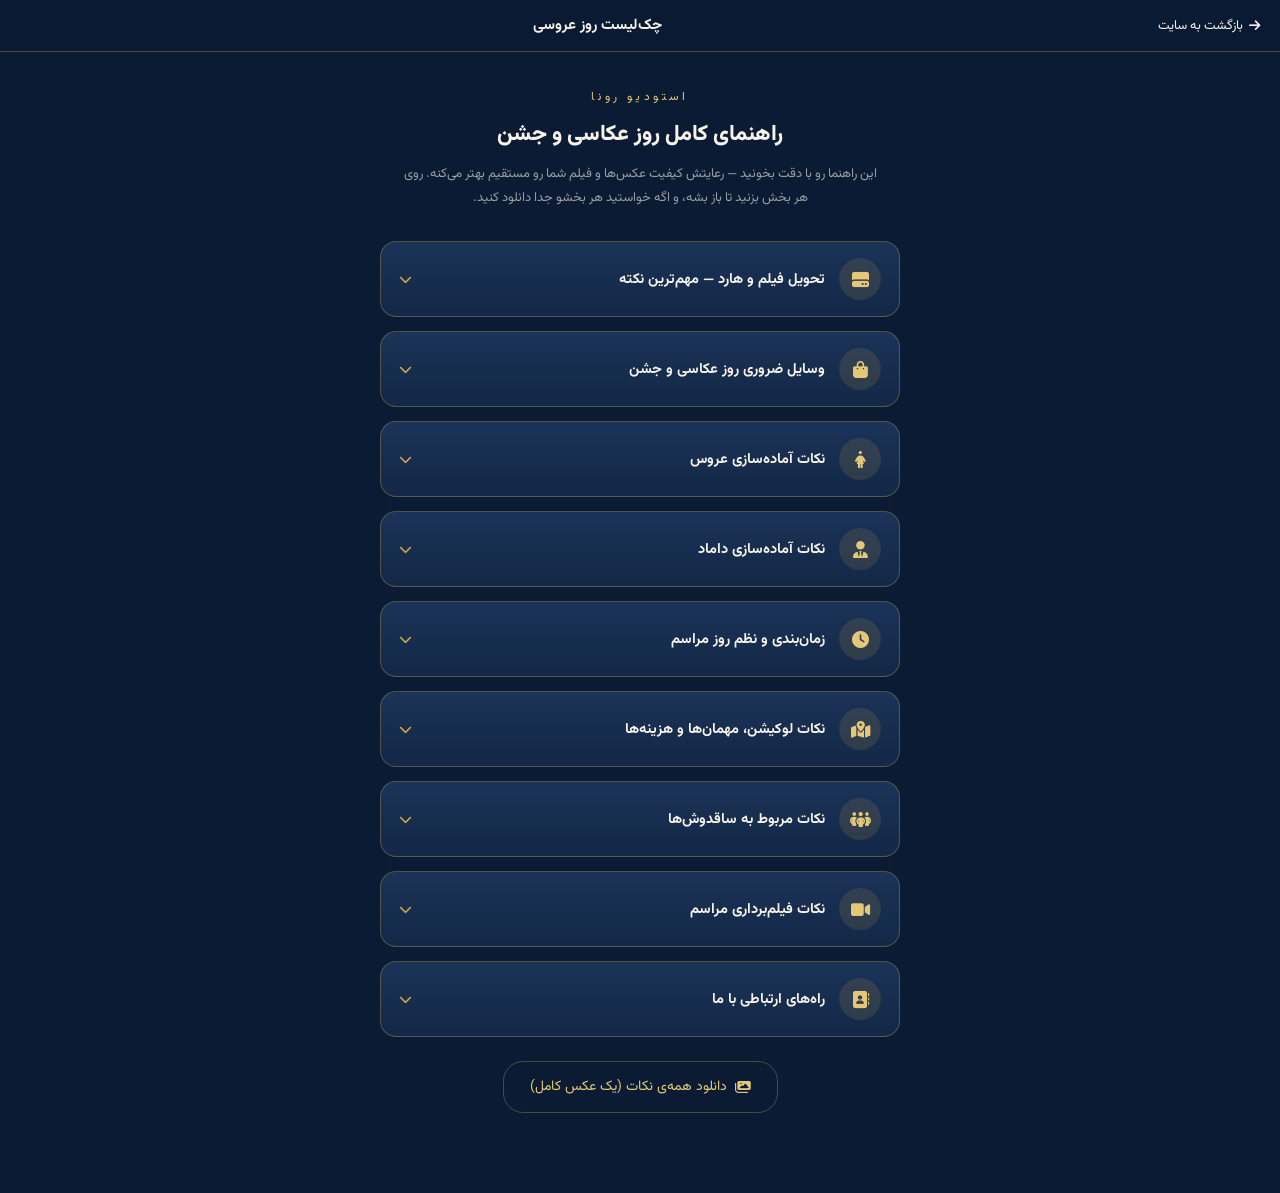
<file: checklist.html>
<!DOCTYPE html>
<html lang="fa" dir="rtl">

<head>
<meta charset="UTF-8">
<meta name="viewport" content="width=device-width, initial-scale=1.0">
<title>چک‌لیست روز عروسی | استودیو رونا</title>

<link href="https://fonts.googleapis.com/css2?family=Vazirmatn:wght@300;400;500;600;700;800&display=swap" rel="stylesheet">
<link rel="stylesheet" href="https://cdnjs.cloudflare.com/ajax/libs/font-awesome/6.5.1/css/all.min.css">

<style>
:root{
  --navy-deep:#0B1B33; --navy-mid:#132846; --navy-soft:#1B3358;
  --gold:#C9A24B; --gold-bright:#E4C878; --cream:#F7F3EA;
  --line: rgba(201,162,75,.35); --font:"Vazirmatn", sans-serif;
}
*{ box-sizing:border-box; margin:0; padding:0; }
body{
  font-family:var(--font); background:var(--navy-deep); color:var(--cream);
  min-height:100vh; padding-bottom:60px;
}
.topbar{
  position:sticky; top:0; z-index:20;
  background:rgba(11,27,51,.92); backdrop-filter:blur(6px);
  border-bottom:1px solid var(--line);
  padding:14px 20px; display:flex; align-items:center; justify-content:space-between;
}
.topbar a{ color:var(--cream); text-decoration:none; font-size:13px; display:flex; align-items:center; gap:6px; }
.topbar h1{ font-size:15px; font-weight:700; }

.hero-text{ text-align:center; padding:34px 22px 10px; max-width:520px; margin:0 auto; }
.hero-text .eyebrow{ font-size:12px; letter-spacing:.3em; color:var(--gold-bright); margin-bottom:8px; }
.hero-text h2{ font-size:22px; font-weight:800; margin-bottom:10px; }
.hero-text p{ font-size:13px; color:rgba(247,243,234,.6); line-height:1.9; }

.wrap{ max-width:560px; margin:0 auto; padding:20px; display:flex; flex-direction:column; gap:14px; }

.card{
  background:linear-gradient(180deg, var(--navy-soft), var(--navy-mid));
  border:1px solid var(--line); border-radius:16px; overflow:hidden;
  opacity:0; transform:translateY(18px);
  transition:opacity .5s ease, transform .5s ease;
}
.card.in-view{ opacity:1; transform:none; }

.card-head{
  display:flex; align-items:center; gap:14px; padding:16px 18px; cursor:pointer;
  -webkit-tap-highlight-color:transparent;
}
.card-icon{
  width:42px; height:42px; border-radius:50%; flex-shrink:0;
  background:rgba(201,162,75,.14); display:flex; align-items:center; justify-content:center;
  color:var(--gold-bright); font-size:17px;
}
.card-title{ flex:1; font-size:14.5px; font-weight:700; }
.card-chevron{ color:var(--gold); transition:transform .35s ease; font-size:13px; }
.card.open .card-chevron{ transform:rotate(180deg); }

.card-body-wrap{ max-height:0; overflow:hidden; transition:max-height .5s ease; }
.card.open .card-body-wrap{ max-height:2000px; }

.card-body{ padding:0 18px 18px; }
.card-body ul{ list-style:none; display:flex; flex-direction:column; gap:9px; margin-bottom:14px; }
.card-body ul li{
  font-size:13.5px; line-height:1.9; color:rgba(247,243,234,.85);
  padding-right:20px; position:relative;
}
.card-body ul li::before{
  content:"◆"; position:absolute; right:0; top:2px; color:var(--gold); font-size:9px;
}
.card-body p{ font-size:13.5px; line-height:2; color:rgba(247,243,234,.85); margin-bottom:12px; }
.card-body .example{
  background:rgba(0,0,0,.18); border:1px solid var(--line); border-radius:10px;
  padding:10px 14px; font-size:13px; direction:ltr; text-align:center; margin-bottom:12px; color:var(--gold-bright);
}

.dl-btn{
  display:inline-flex; align-items:center; gap:8px;
  background:none; border:1px solid var(--line); color:var(--gold-bright);
  padding:9px 16px; border-radius:20px; font-family:var(--font); font-size:12.5px;
  cursor:pointer; transition:border-color .2s ease, background .2s ease;
}
.dl-btn:hover{ border-color:var(--gold); background:rgba(201,162,75,.1); }

@media (prefers-reduced-motion: reduce){
  .card{ transition:none; opacity:1; transform:none; }
}
</style>
</head>

<body>

<div class="topbar">
  <a href="index.html"><i class="fa-solid fa-arrow-right"></i> بازگشت به سایت</a>
  <h1>چک‌لیست روز عروسی</h1>
  <span style="width:16px"></span>
</div>

<div class="hero-text">
  <p class="eyebrow">استودیو رونا</p>
  <h2>راهنمای کامل روز عکاسی و جشن</h2>
  <p>این راهنما رو با دقت بخونید — رعایتش کیفیت عکس‌ها و فیلم شما رو مستقیم بهتر می‌کنه. روی هر بخش بزنید تا باز بشه، و اگه خواستید هر بخشو جدا دانلود کنید.</p>
</div>

<div class="wrap" id="cardsWrap"></div>

<script>
const SECTIONS = [
  {
    icon: "fa-hard-drive",
    title: "تحویل فیلم و هارد — مهم‌ترین نکته",
    items: [
      "حتماً یک هارد اکسترنال ۱ ترابایتی همراه خودتان بیاورید تا با اطمینان خاطر ۲ نسخه کپی از فیلم و عکس‌های شما موجود باشد.",
      "هارد باید خالی باشد؛ آتلیه آن را فرمت می‌کند. در صورت تحویل ندادن هارد، هیچ‌کدام از مراحل تحویل فیلم و آلبوم انجام نمی‌گردد.",
      "یک هفته قبل از مراسم، هارد بدون کیف و سیم، با برچسبِ اسم عروس و داماد، فامیل، شماره موبایل عروس (واتس‌آپ داشته باشد) و تاریخ مراسم تحویل داده شود.",
      "اگر موزیک خاصی برای کلیپ‌ها مدنظرتان هست، روی هارد کپی شود.",
      "تحویل فیلم و آلبوم در آتلیه رونا در صورت همکاری شما بین ۶ تا ۷ ماه می‌باشد."
    ],
    example: "مثال برچسب: موحد زیبا و فرزاد — ۰۹۲۱۱۰۲۷۶۴۷ — ۱۴۰۳/۱۰/۲۰"
  },
  {
    icon: "fa-bag-shopping",
    title: "وسایل ضروری روز عکاسی و جشن",
    items: [
      "حلقه‌ها و سرویس طلا",
      "دکمه سردست داماد",
      "ساعت‌ها",
      "گیفت سفره عقد",
      "کارت عروسی",
      "عطر عروس و داماد",
      "سنجاق قفلی، سوزن و نخ هم‌رنگ لباس عروس و داماد",
      "چندتا گیره سر زنانه",
      "تنقلات و آب معدنی",
      "قیچی کوچک، دستمال مرطوب",
      "لطفاً وسایل را شب قبل آماده کرده و داخل کیف بگذارید — خیلی موردی داشتیم که روز جشن پاپیون داماد گم شده، کراوات نیست، کلید ماشین عروس مفقود شده و مواردی از این دست."
    ]
  },
  {
    icon: "fa-person-dress",
    title: "نکات آماده‌سازی عروس",
    items: [
      "عروس حتماً از لباس زیر سفید استفاده کند.",
      "اگر عکاسی شما داخل عمارت است، عکاسی از مراحل آماده‌شدن شروع می‌شود؛ لباس عروس را در آرایشگاه نپوشید — لباس در لوکیشن، بعد از گرفتن عکس‌های آماده‌شدن، پوشیده می‌شود.",
      "با مزون هماهنگ شود لباس شب قبل تحویل گرفته شود، یا اگر مزون همان روز تحویل می‌دهد، سر ساعت استارت عکاسی لباس باید در لوکیشن باشد.",
      "اگر عکاسی شما داخل باغ است، لباس را در آرایشگاه بپوشید.",
      "عروس حتماً یک جفت کفش راحت همراهش باشد.",
      "یک جفت کفش سفید خوشگل و پاشنه‌بلند برای عکس و فیلم همراه داشته باشید.",
      "لباس خواب و صندل (ربدوشامبر عروس) برای گرفتن تصاویر پریودینگ همراهتان باشد."
    ]
  },
  {
    icon: "fa-user-tie",
    title: "نکات آماده‌سازی داماد",
    items: [
      "اگر کفش مشکی است، جوراب هم‌رنگ کفش بپوشید — جوراب سفید با کفش مشکی توی عکس‌ها زشت می‌شود.",
      "اگر آرایشگاه می‌روید، از آرایشگر بخواهید کرم‌پودر یا هیچ ماده آرایشی روی پوست و صورتتان نزند؛ بعداً با فتوشاپ هم درست نمی‌شود. پاکسازی پوست داماد یک هفته قبل از مراسم انجام شود.",
      "شب قبل زود بخوابید که فردا کسل نباشید.",
      "لباس و کت‌وشلوار را داخل آرایشگاه بپوشید.",
      "حتماً پول نقد همراهتان باشد؛ زمان رفتن به عابر بانک را نداریم و احتمال نیاز به آن هست."
    ]
  },
  {
    icon: "fa-clock",
    title: "زمان‌بندی و نظم روز مراسم",
    items: [
      "داماد در ساعت مقرر، به همراه دسته‌گل و ماشین عروس (که قبلاً تحویل گرفته شده) درب آرایشگاه باشد.",
      "هر نیم‌ساعت دیرآمدگی یعنی ۲ ساعت عقب‌افتادن زمان‌بندی ما — لطفاً دیر نکنید.",
      "در روز مراسم و فرمالیته، برای ساقدوش‌ها، خودتان و تیم فیلم‌برداری ناهار تهیه کنید (لوکیشن‌های عکاسی خارج از شهرند و رستوران نزدیکی ندارند).",
      "مادامی که عکاسی و تصویربرداری داریم، موبایل جواب ندهید."
    ]
  },
  {
    icon: "fa-map-location-dot",
    title: "نکات لوکیشن، مهمان‌ها و هزینه‌ها",
    items: [
      "روز جشن و فرمالیته لطفاً از آوردن همراه خودداری کنید؛ ورود هر نفر به لوکیشن هزینه‌ی ورودی جداگانه دارد.",
      "بعد از پایان عکاسی لطفاً لوکیشن را ترک کنید.",
      "هزینه‌ی ورودی لوکیشن‌های انتخابی به عهده‌ی عروس و داماد است و جدا از قرارداد شما با استودیو می‌باشد.",
      "انتخاب لوکیشن کاملاً سلیقه‌ای و به عهده‌ی خود عروس و داماد است.",
      "لطفاً مبلغ مورد نظر را یک هفته قبل از مراسم واریز کنید تا زمان عکاسی شما قطعی و فیکس شود؛ بدون فیش پرداختی نمی‌توان به عمارت وارد شد.",
      "اگر خودتان باغی برای عکاسی دارید، حتماً قبل از جشن باید آن را ببینیم.",
      "۲ هفته قبل از مراسم برای هماهنگی‌های قطعی و تسویه‌حساب کامل، با هماهنگی به آتلیه مراجعه شود؛ هارد تحویل آتلیه و ورودی‌ها پرداخت شود.",
      "اگر مایل به رزرو ماشین کلاسیک، موتور یا دیزاین خاصی هستید، حتماً از قبل با آتلیه مطرح کنید تا برایتان رزرو شود.",
      "آتلیه رونا مدتیست آوردن عکس چاپ‌شده‌ی عروس و داماد داخل مراسم را از فرآیند کار حذف کرده؛ اگر تمایل دارید، حتماً قبل از روز مراسم به عکاس یادآوری کنید.",
      "کمترین تعداد ماشین را به عمارت بیاورید؛ فقط ماشین عروس اجازه‌ی ورود به عمارت را دارد.",
      "به هیچ عنوان حین عکاسی مشروبات الکلی مصرف نشود؛ در صورت مشاهده ادامه‌ی کار انجام نخواهد شد."
    ]
  },
  {
    icon: "fa-people-group",
    title: "نکات مربوط به ساقدوش‌ها",
    items: [
      "فرد باردار، بچه‌دار (بچه کوچک) یا ساقدوشی با اختلاف سنی زیاد را به عنوان ساقدوش انتخاب نکنید.",
      "شب قبل با همه‌ی ساقدوش‌ها وسایلی که قرار است بیاورند را چک کنید.",
      "ساقدوش‌ها باید آماده سر لوکیشن حاضر شوند — داخل لوکیشن جایی برای آرایش نداریم.",
      "در صورت تمایل برای ساقدوش‌های دختر دسته‌گل کوچک تهیه شود (واجب نیست).",
      "ساقدوش‌های دختر نیازی به شینیون و آرایشگاه رفتن ندارند؛ موها را ساده اتو کنید و یک میکاپ معمولی کافیست.",
      "شب قبل از عکاسی، لباس‌های ساقدوش‌های پسر کامل چک شود تا چیزی جا نماند.",
      "لطفاً سر وقت در لوکیشن حاضر شوند؛ حین عکاسی استفاده از موبایل، لایو و استوری در لوکیشن ممنوع است."
    ]
  },
  {
    icon: "fa-video",
    title: "نکات فیلم‌برداری مراسم",
    items: [
      "فیلم‌برداری محضر یا اتاق عقد فقط روند مراسم را پوشش می‌دهد — اگر پیش از مراسم تصویربرداری در باغ نداشته باشید، کلیپ دونفره هم نخواهید داشت.",
      "پکیج فیلم‌برداری خانم‌ها دو دوربینه است؛ حذف یکی از دوربین‌ها می‌تواند تصاویر را کمی خسته‌کننده کند — پیشنهاد نمی‌شود.",
      "دوربین‌ها امکان تعویض مداوم لنز در حین مراسم را ندارند؛ تشخیص واید یا کلوز بودن با خود فیلم‌بردار است.",
      "فیلم‌بردار در حین کار نمی‌تواند دور استیج قدم بزند — جای ثابت لازم است چون قدم‌زدن باعث لرزش تصویر می‌شود؛ چرخش کار دستگاه کرین است.",
      "فیلم‌بردار پیش از شروع، بهترین نقطه را برای فیلم‌برداری انتخاب می‌کند تا زوایای مشکل‌دار (مثل کنار بخاری یا میز) در کادر نباشند.",
      "اگر پدر و مادر در فیلم دیده نمی‌شوند، معمولاً به این دلیل است که جلوی دوربین نمی‌آیند یا نمی‌رقصند — لطفاً پیش از مراسم به آن‌ها تذکر دهید.",
      "دوربین جایی است که عروس و داماد هستند؛ به خانواده‌ها از قبل بگویید جلوی دوربین باشند. اگر سالخورده‌اند، حتماً پیش از مراسم به فیلم‌بردار معرفی شوند.",
      "اگر دوست ندارید سر هر میز به مهمانان خوشامد بگویید، ممکن است بسیاری از مهمانان نرقصند و در فیلم نباشند.",
      "اگر نمی‌خواهید کسی در فیلم مراسمتان باشد، لطفاً او را دعوت نکنید — بعداً حذف فرد از وسط رقص در میکس ممکن نیست. حذف افراد با ماسک هم ممکن نیست.",
      "جمع‌کردن بچه‌های فامیل مسئولیت فیلم‌بردار نیست، بلکه بر عهده‌ی مادر بچه است.",
      "بی‌نظمی در تالار، چیدمان، سفره و گل‌آرایی مربوط به آتلیه نیست.",
      "اگر هنگام رقص نور تالار کم شود، فیلم هم تا حدی تاریک‌تر می‌شود — این کاملاً طبیعی است.",
      "فیلم‌بردار فقط تابع صحبت عروس و داماد است؛ لطفاً به خانواده‌ها بگویید به فیلم‌بردار نگویند «فیلم نگیر».",
      "اگر موزیک مراسم کم پخش شود یا خانواده‌ها مدام خواستار قطع آن باشند، تصاویر رقص کمتری خواهید داشت و ممکن است تایم فیلمتان کوتاه‌تر شود.",
      "بارش باران یا برف، وزش باد، خرابی صدای بلندگوهای تالار و کمبود نور باغ یا تالار مربوط به آتلیه نیست.",
      "اگر می‌خواهید کلیپتان با آهنگ خاصی باشد، حتماً روز مراسم با فیلم‌بردار هماهنگ کنید.",
      "زیباترشدن کلیپ شما ۷۰ درصد به خودتان بستگی دارد — همکاری، به‌موقع‌بودن و داشتن حس خوب واقعی، حتی بهترین عکاس و فیلم‌بردار را هم به نتیجه‌ی بهتر می‌رساند."
    ]
  },
  {
    icon: "fa-address-book",
    title: "راه‌های ارتباطی با ما",
    items: [
      "دایرکت اینستاگرام: studio.ronaa@",
      "شماره تماس، واتساپ و تلگرام: ۰۹۲۱۱۰۲۷۶۴۷"
    ]
  }
];

const CANVAS_WIDTH = 720;
const PADDING = 44;
const COLORS = {
  bg1:'#0B1B33', bg2:'#132846', gold:'#C9A24B', goldBright:'#E4C878',
  cream:'#F7F3EA', line:'rgba(201,162,75,0.35)'
};
const FONT_TITLE = '800 22px Vazirmatn, Tahoma, sans-serif';
const FONT_ITEM  = '400 15px Vazirmatn, Tahoma, sans-serif';
const FONT_EX    = '500 14px Vazirmatn, Tahoma, sans-serif';
const FONT_COVER = '800 26px Vazirmatn, Tahoma, sans-serif';

function wrapLines(ctx, text, maxWidth){
  const words = text.split(' ');
  let lines = [], current = '';
  words.forEach(w => {
    const test = current ? current + ' ' + w : w;
    if (ctx.measureText(test).width > maxWidth && current) {
      lines.push(current);
      current = w;
    } else {
      current = test;
    }
  });
  if (current) lines.push(current);
  return lines;
}

function roundRect(ctx, x, y, w, h, r){
  ctx.beginPath();
  ctx.moveTo(x+r, y);
  ctx.arcTo(x+w, y, x+w, y+h, r);
  ctx.arcTo(x+w, y+h, x, y+h, r);
  ctx.arcTo(x, y+h, x, y, r);
  ctx.arcTo(x, y, x+w, y, r);
  ctx.closePath();
}

function layoutSection(mctx, section, maxWidth){
  const cmds = [];
  let h = 0;
  mctx.font = FONT_TITLE;
  wrapLines(mctx, section.title, maxWidth).forEach(line => {
    h += 30; cmds.push({ type:'title', text:line, y:h });
  });
  h += 10;
  cmds.push({ type:'divider', y:h });
  h += 26;
  mctx.font = FONT_ITEM;
  section.items.forEach(item => {
    wrapLines(mctx, '◆  ' + item, maxWidth - 6).forEach(line => {
      h += 25; cmds.push({ type:'item', text:line, y:h });
    });
    h += 6;
  });
  if (section.example){
    h += 10;
    cmds.push({ type:'example', text:section.example, boxTop:h });
    h += 56;
  }
  h += 26;
  return { cmds, height:h };
}

async function buildCanvasForSections(sections, coverTitle){
  await document.fonts.ready;
  const maxWidth = CANVAS_WIDTH - PADDING*2;

  const tmp = document.createElement('canvas');
  tmp.width = CANVAS_WIDTH; tmp.height = 10;
  const mctx = tmp.getContext('2d');
  mctx.direction = 'rtl'; mctx.textAlign = 'right';

  let totalHeight = PADDING;
  let coverLines = [];
  if (coverTitle){
    mctx.font = FONT_COVER;
    coverLines = wrapLines(mctx, coverTitle, maxWidth);
    totalHeight += coverLines.length * 34 + 20;
  }

  const layouts = sections.map(s => {
    const startY = totalHeight;
    const { cmds, height } = layoutSection(mctx, s, maxWidth);
    totalHeight += height;
    return { cmds, startY };
  });
  totalHeight += PADDING + 30;

  const canvas = document.createElement('canvas');
  canvas.width = CANVAS_WIDTH;
  canvas.height = Math.ceil(totalHeight);
  const ctx = canvas.getContext('2d');
  ctx.direction = 'rtl'; ctx.textAlign = 'right';

  const grad = ctx.createLinearGradient(0, 0, 0, canvas.height);
  grad.addColorStop(0, COLORS.bg2); grad.addColorStop(1, COLORS.bg1);
  ctx.fillStyle = grad; ctx.fillRect(0, 0, canvas.width, canvas.height);
  ctx.fillStyle = COLORS.gold; ctx.fillRect(0, 0, canvas.width, 6);

  let y = PADDING;
  if (coverTitle){
    ctx.font = FONT_COVER; ctx.fillStyle = COLORS.goldBright;
    coverLines.forEach(line => { y += 34; ctx.fillText(line, CANVAS_WIDTH - PADDING, y); });
  }

  layouts.forEach(({ cmds, startY }) => {
    cmds.forEach(cmd => {
      if (cmd.type === 'title'){
        ctx.font = FONT_TITLE; ctx.fillStyle = COLORS.cream;
        ctx.fillText(cmd.text, CANVAS_WIDTH - PADDING, startY + cmd.y);
      } else if (cmd.type === 'divider'){
        ctx.strokeStyle = COLORS.line; ctx.lineWidth = 1;
        ctx.beginPath();
        ctx.moveTo(PADDING, startY + cmd.y);
        ctx.lineTo(CANVAS_WIDTH - PADDING, startY + cmd.y);
        ctx.stroke();
      } else if (cmd.type === 'item'){
        ctx.font = FONT_ITEM; ctx.fillStyle = 'rgba(247,243,234,.88)';
        ctx.fillText(cmd.text, CANVAS_WIDTH - PADDING, startY + cmd.y);
      } else if (cmd.type === 'example'){
        const boxTop = startY + cmd.boxTop;
        ctx.fillStyle = 'rgba(0,0,0,.22)';
        roundRect(ctx, PADDING, boxTop, maxWidth, 46, 10); ctx.fill();
        ctx.strokeStyle = COLORS.line;
        roundRect(ctx, PADDING, boxTop, maxWidth, 46, 10); ctx.stroke();
        ctx.direction = 'ltr'; ctx.textAlign = 'center';
        ctx.fillStyle = COLORS.goldBright; ctx.font = FONT_EX;
        ctx.fillText(cmd.text, CANVAS_WIDTH/2, boxTop + 29);
        ctx.direction = 'rtl'; ctx.textAlign = 'right';
      }
    });
  });

  ctx.direction = 'rtl'; ctx.textAlign = 'center';
  ctx.font = '500 13px Vazirmatn, Tahoma, sans-serif';
  ctx.fillStyle = 'rgba(247,243,234,.5)';
  ctx.fillText('استودیو رونا', CANVAS_WIDTH/2, canvas.height - 18);

  return canvas;
}

function downloadCanvasAsImage(canvas, filename){
  canvas.toBlob(blob => {
    const url = URL.createObjectURL(blob);
    const a = document.createElement('a');
    a.href = url;
    a.download = filename;
    a.click();
    setTimeout(() => URL.revokeObjectURL(url), 500);
  }, 'image/png');
}

function safeName(text){
  return text.replace(/[^a-zA-Z0-9آ-ی\s]/g, '').trim().slice(0, 40);
}

const wrap = document.getElementById('cardsWrap');

SECTIONS.forEach((s, idx) => {
  const card = document.createElement('div');
  card.className = 'card';

  const itemsHtml = s.items.map(t => `<li>${t}</li>`).join('');
  const exampleHtml = s.example ? `<div class="example">${s.example}</div>` : '';

  card.innerHTML = `
    <div class="card-head">
      <div class="card-icon"><i class="fa-solid ${s.icon}"></i></div>
      <div class="card-title">${s.title}</div>
      <i class="fa-solid fa-chevron-down card-chevron"></i>
    </div>
    <div class="card-body-wrap">
      <div class="card-body">
        <ul>${itemsHtml}</ul>
        ${exampleHtml}
        <button class="dl-btn" data-idx="${idx}">
          <i class="fa-solid fa-image"></i>
          دانلود این بخش (عکس)
        </button>
      </div>
    </div>
  `;

  card.querySelector('.card-head').addEventListener('click', () => {
    card.classList.toggle('open');
  });

  card.querySelector('.dl-btn').addEventListener('click', async (e) => {
    e.stopPropagation();
    const btn = e.currentTarget;
    const originalHtml = btn.innerHTML;
    btn.innerHTML = '<i class="fa-solid fa-spinner fa-spin"></i> در حال ساخت...';
    const canvas = await buildCanvasForSections([s], null);
    downloadCanvasAsImage(canvas, safeName(s.title) + '.png');
    btn.innerHTML = originalHtml;
  });

  wrap.appendChild(card);
});

const downloadAllWrap = document.createElement('div');
downloadAllWrap.style.textAlign = 'center';
downloadAllWrap.style.marginTop = '10px';
downloadAllWrap.innerHTML = `
  <button class="dl-btn" id="downloadAllBtn" style="padding:14px 26px; font-size:14px;">
    <i class="fa-solid fa-images"></i>
    دانلود همه‌ی نکات (یک عکس کامل)
  </button>
`;
wrap.appendChild(downloadAllWrap);

document.getElementById('downloadAllBtn').addEventListener('click', async (e) => {
  const btn = e.currentTarget;
  const originalHtml = btn.innerHTML;
  btn.innerHTML = '<i class="fa-solid fa-spinner fa-spin"></i> در حال ساخت عکس کامل...';
  const canvas = await buildCanvasForSections(SECTIONS, 'چک‌لیست کامل روز عروسی');
  downloadCanvasAsImage(canvas, 'چک‌لیست-روز-عروسی-رونا.png');
  btn.innerHTML = originalHtml;
});

const observer = new IntersectionObserver((entries) => {
  entries.forEach(entry => {
    if (entry.isIntersecting) {
      entry.target.classList.add('in-view');
      observer.unobserve(entry.target);
    }
  });
}, { threshold: 0.1 });

document.querySelectorAll('.card').forEach(c => observer.observe(c));
</script>

</body>
</html>
</file>
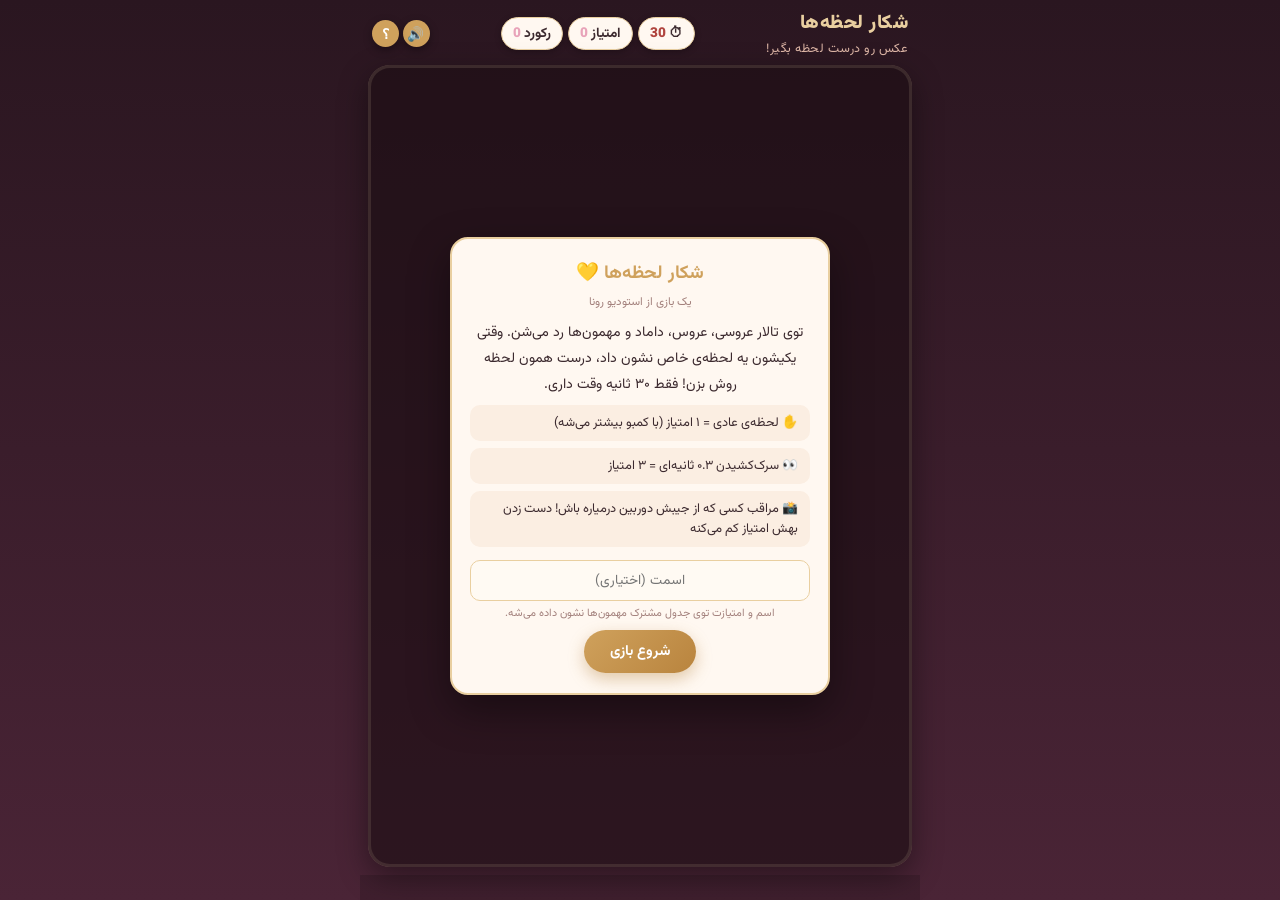
<file: game.html>
<!DOCTYPE html>
<html lang="fa" dir="rtl">
<head>
<meta charset="UTF-8">
<meta name="viewport" content="width=device-width, initial-scale=1.0, maximum-scale=1.0, user-scalable=no">
<title>شکار لحظه‌ها | رونا</title>
<link rel="preconnect" href="https://fonts.googleapis.com">
<link href="https://fonts.googleapis.com/css2?family=Vazirmatn:wght@400;600;700;900&display=swap" rel="stylesheet">
<style>
  :root{
    --blush:#f8d7e0; --blush-deep:#e8a3b9; --gold:#cfa15c; --gold-light:#e9cfa0;
    --ink:#3c2a2f; --cream:#fff8f1; --danger:#c0453f;
  }
  *{box-sizing:border-box;}
  html,body{ margin:0; padding:0; height:100vh; height:100dvh; font-family:'Vazirmatn',sans-serif;
    background:linear-gradient(180deg,#2a1620 0%, #4a2436 100%); color:var(--ink);
    overflow:hidden; -webkit-tap-highlight-color: transparent; }
  #app{ max-width:560px; margin:0 auto; height:100vh; height:100dvh; display:flex; flex-direction:column; position:relative; }
  header{ padding:8px 12px 6px; display:flex; align-items:center; justify-content:space-between; gap:6px; flex-wrap:wrap; }
  .title{ font-weight:900; font-size:1.2rem; color:var(--gold-light); letter-spacing:.5px; }
  .title small{display:block;font-weight:400;font-size:.78rem;color:#e0b8a8;margin-top:1px;}
  .scores{ display:flex; gap:5px; flex-wrap:wrap; }
  .pill{ background:var(--cream); border:1.5px solid var(--gold-light); border-radius:999px; padding:5px 11px;
    font-weight:700; font-size:.85rem; box-shadow:0 2px 6px rgba(0,0,0,.25); display:flex; align-items:center; gap:3px;
    white-space:nowrap; transition:transform .15s ease, background .2s ease; }
  .pill span.num{color:var(--blush-deep); font-weight:900;}
  .pill.timer span.num{color:#b0453f;}
  .pill.timer.urgent{ background:#ffe3e0; animation:pulse .5s infinite; }
  .pill.combo{ background:#fff3d6; border-color:var(--gold); }
  .pill.combo span.num{color:#b9843e;}
  @keyframes pulse{ 0%,100%{transform:scale(1);} 50%{transform:scale(1.08);} }
  #iconBtns{ display:flex; gap:4px; }
  .iconBtn{ border:none; background:var(--gold); color:#fff; width:27px; height:27px; border-radius:50%;
    font-weight:900; font-size:.85rem; cursor:pointer; box-shadow:0 3px 8px rgba(0,0,0,.35); flex-shrink:0; }
  .iconBtn.muted{ background:#8a7360; }
  #stage-wrap{ position:relative; flex:1; margin:0 8px 8px; border-radius:22px; overflow:hidden;
    box-shadow:0 10px 30px rgba(0,0,0,.4), inset 0 0 0 3px rgba(255,225,190,.35); }
  canvas{ display:block; width:100%; height:100%; touch-action:none; }
  #captureFlash{ position:absolute; inset:0; background:#fff; opacity:0; pointer-events:none; transition:opacity .08s ease; z-index:5;}
  #missionBanner{
    position:absolute; top:8px; left:50%; transform:translateX(-50%); z-index:15;
    background:rgba(60,30,40,.85); color:#fff8f1; padding:6px 14px; border-radius:999px;
    font-size:.72rem; font-weight:700; display:none; align-items:center; gap:8px; white-space:nowrap;
    box-shadow:0 4px 12px rgba(0,0,0,.3); border:1px solid rgba(233,207,160,.6);
  }
  #missionBanner .bar{ width:46px; height:4px; background:rgba(255,255,255,.25); border-radius:3px; overflow:hidden; }
  #missionBanner .bar i{ display:block; height:100%; background:var(--gold-light); width:100%; }
  #goldenBanner{
    position:absolute; top:8px; left:50%; transform:translateX(-50%); z-index:16;
    background:linear-gradient(135deg,#f6d97a,#e0a45f); color:#3c2a2f; padding:8px 18px; border-radius:999px;
    font-size:.85rem; font-weight:900; display:none; box-shadow:0 6px 18px rgba(0,0,0,.4);
  }
  .overlay{ position:absolute; inset:0; background:rgba(30,15,20,.65); display:flex; align-items:center;
    justify-content:center; z-index:30; padding:16px; overflow-y:auto; }
  .card{ background:var(--cream); border-radius:18px; padding:20px 18px; max-width:380px; width:100%;
    text-align:center; box-shadow:0 15px 40px rgba(0,0,0,.4); border:2px solid var(--gold-light); max-height:92%; overflow-y:auto; }
  .card h2{margin:0 0 8px; color:var(--gold); font-size:1.15rem;}
  .card p{line-height:1.85; font-size:.88rem; margin:6px 0;}
  .card .rule{ text-align:right; background:#fbeee2; border-radius:10px; padding:8px 12px; margin:7px 0; font-size:.8rem; }
  .btn{ display:inline-block; margin-top:8px; background:linear-gradient(135deg,var(--gold),#b9843e); color:#fff;
    border:none; padding:10px 26px; border-radius:999px; font-family:inherit; font-weight:700; font-size:.9rem;
    cursor:pointer; box-shadow:0 6px 16px rgba(180,130,60,.4); }
  .btn:active{transform:scale(.97);}
  #nameInput{ width:100%; padding:9px 12px; border-radius:10px; border:1.5px solid var(--gold-light);
    font-family:inherit; font-size:.85rem; text-align:center; margin-top:6px; background:#fffaf3; }
  .hint{ font-size:.68rem; color:#a3807c; margin-top:4px; }
  #tutorialBubble{ position:absolute; z-index:25; background:var(--cream); border:2px solid var(--gold);
    border-radius:16px; padding:12px 14px; max-width:220px; font-size:.78rem; line-height:1.7;
    box-shadow:0 8px 24px rgba(0,0,0,.3); display:none; }
  #tutorialBubble b{color:var(--blush-deep);}
  #tutorialBubble.danger b{color:var(--danger);}
  #tutorialBubble .btn{width:100%; margin-top:8px; padding:8px; font-size:.8rem;}
  .floaters{position:absolute; inset:0; pointer-events:none; overflow:hidden; z-index:10;}
  footer{ padding:0; overflow:hidden; white-space:nowrap; background:rgba(0,0,0,.15); }
  .marquee-text{ display:inline-block; padding-right:100%; font-size:.75rem; font-weight:700; color:var(--gold-light);
    letter-spacing:.4px; animation: marquee 15s linear infinite; }
  @keyframes marquee{ from{transform:translateX(0);} to{transform:translateX(-100%);} }
  .bigscore{font-size:2.2rem; font-weight:900; color:var(--blush-deep); margin:4px 0;}
  .rankTitle{ display:inline-block; background:linear-gradient(135deg,var(--gold),#b9843e); color:#fff;
    padding:5px 16px; border-radius:999px; font-weight:800; font-size:.85rem; margin-bottom:6px; }
  .gallery{ display:flex; gap:6px; overflow-x:auto; padding:8px 2px; margin:6px 0; }
  .gallery canvas{ width:54px; height:54px; border-radius:10px; border:1.5px solid var(--gold-light); flex-shrink:0; background:#fdf3ea; }
  .leaderboard{ text-align:right; background:#fbeee2; border-radius:10px; padding:8px 12px; margin:8px 0; font-size:.78rem; }
  .leaderboard div{ display:flex; justify-content:space-between; padding:2px 0; }
  .leaderboard .me{ color:var(--blush-deep); font-weight:900; }
</style>
</head>
<body>
<div id="app">
  <header>
    <div class="title">شکار لحظه‌ها<small>عکس رو درست لحظه بگیر!</small></div>
    <div class="scores">
      <div class="pill timer" id="timerPill">⏱ <span class="num" id="timeVal">30</span></div>
      <div class="pill">امتیاز <span class="num" id="scoreVal">0</span></div>
      <div class="pill combo" id="comboPill" style="display:none">x<span class="num" id="comboVal">1</span></div>
      <div class="pill">رکورد <span class="num" id="bestVal">0</span></div>
    </div>
    <div id="iconBtns">
      <button class="iconBtn" id="muteBtn" title="صدا">🔊</button>
      <button class="iconBtn" id="helpBtn" title="راهنما">؟</button>
    </div>
  </header>

  <div id="stage-wrap">
    <canvas id="game"></canvas>
    <div id="missionBanner"><span id="missionText"></span><div class="bar"><i id="missionBar"></i></div></div>
    <div id="goldenBanner">✨ لحظه‌ی طلایی! همه لبخند زدن ✨</div>
    <div id="captureFlash"></div>
    <div class="floaters" id="floaters"></div>
    <div id="tutorialBubble"></div>

    <div class="overlay" id="startOverlay">
      <div class="card" id="cardContent">
        <h2>شکار لحظه‌ها 💛</h2>
        <p style="margin-top:-4px;font-size:.72rem;color:#a3807c;">یک بازی از استودیو رونا</p>
        <p>توی تالار عروسی، عروس، داماد و مهمون‌ها رد می‌شن. وقتی یکیشون یه لحظه‌ی خاص نشون داد، درست همون لحظه روش بزن! فقط ۳۰ ثانیه وقت داری.</p>
        <div class="rule">✋ لحظه‌ی عادی = ۱ امتیاز (با کمبو بیشتر می‌شه)</div>
        <div class="rule">👀 سرک‌کشیدن ۰.۳ ثانیه‌ای = ۳ امتیاز</div>
        <div class="rule">📸 مراقب کسی که از جیبش دوربین درمیاره باش! دست زدن بهش امتیاز کم می‌کنه</div>
        <input type="text" id="nameInput" placeholder="اسمت (اختیاری)" maxlength="14">
        <div class="hint">اسم و امتیازت توی جدول مشترک مهمون‌ها نشون داده می‌شه.</div>
        <button class="btn" id="startBtn">شروع بازی</button>
      </div>
    </div>
  </div>
  <footer><div class="marquee-text">📸 استودیو رونا · عکاسی و فیلم‌برداری عروسی · شکار لحظه‌ها یه بازی از استودیو رونا 📸 &nbsp;&nbsp;&nbsp;&nbsp; 📸 استودیو رونا 📸</div></footer>
</div>

<script>
(function(){
  const canvas=document.getElementById('game'), ctx=canvas.getContext('2d');
  const stageWrap=document.getElementById('stage-wrap');
  const scoreEl=document.getElementById('scoreVal'), bestEl=document.getElementById('bestVal'), timeEl=document.getElementById('timeVal');
  const timerPill=document.getElementById('timerPill');
  const comboPill=document.getElementById('comboPill'), comboVal=document.getElementById('comboVal');
  const startOverlay=document.getElementById('startOverlay'), cardContent=document.getElementById('cardContent');
  const startBtn=document.getElementById('startBtn'), helpBtn=document.getElementById('helpBtn'), muteBtn=document.getElementById('muteBtn');
  const tutorialBubble=document.getElementById('tutorialBubble');
  const floatersEl=document.getElementById('floaters'), captureFlash=document.getElementById('captureFlash');
  const missionBanner=document.getElementById('missionBanner'), missionText=document.getElementById('missionText'), missionBar=document.getElementById('missionBar');
  const goldenBanner=document.getElementById('goldenBanner');
  const nameInput=document.getElementById('nameInput');

  let W=0,H=0,DPR=1;
  let bgCanvas=document.createElement('canvas'), bgCtx=bgCanvas.getContext('2d');

  function resize(){
    const rect=stageWrap.getBoundingClientRect();
    DPR=Math.min(window.devicePixelRatio||1,2);
    W=rect.width; H=rect.height;
    canvas.width=W*DPR; canvas.height=H*DPR; ctx.setTransform(DPR,0,0,DPR,0,0);
    bgCanvas.width=W*DPR; bgCanvas.height=H*DPR; bgCtx.setTransform(DPR,0,0,DPR,0,0);
    drawBackground();
  }
  window.addEventListener('resize',resize);

  function rand(a,b){return a+Math.random()*(b-a);}
  function lerp(a,b,t){return a+(b-a)*t;}
  function clamp(v,a,b){return Math.max(a,Math.min(b,v));}

  // ================= AUDIO (synthesized, no external files) =================
  let audioCtx=null, masterGain=null, muted=false, ambientNodes=null;
  function ensureAudio(){
    if(audioCtx) return;
    try{
      audioCtx=new (window.AudioContext||window.webkitAudioContext)();
      masterGain=audioCtx.createGain(); masterGain.gain.value=0.5;
      masterGain.connect(audioCtx.destination);
    }catch(e){ audioCtx=null; }
  }
  function tone(freq,dur,type,vol,delay,glideTo){
    if(!audioCtx) return;
    const o=audioCtx.createOscillator(), g=audioCtx.createGain();
    o.type=type||'sine'; o.frequency.value=freq;
    const t0=audioCtx.currentTime+(delay||0);
    g.gain.setValueAtTime(0.0001,t0);
    g.gain.exponentialRampToValueAtTime(vol||0.2,t0+0.02);
    g.gain.exponentialRampToValueAtTime(0.0001,t0+dur);
    if(glideTo) o.frequency.exponentialRampToValueAtTime(glideTo,t0+dur);
    o.connect(g); g.connect(masterGain);
    o.start(t0); o.stop(t0+dur+0.02);
  }
  function playShutter(){ ensureAudio(); tone(1800,0.045,'square',0.18,0); tone(900,0.06,'square',0.12,0.02); }
  function playPenalty(){ ensureAudio(); tone(220,0.35,'sawtooth',0.18,0,90); }
  function playCheer(){ ensureAudio(); [523,659,784,1047].forEach((f,i)=>tone(f,0.25,'triangle',0.14,i*0.07)); }
  function playTick(){ ensureAudio(); tone(880,0.08,'sine',0.12,0); }
  function playChime(){ ensureAudio(); [660,880,1100].forEach((f,i)=>tone(f,0.3,'sine',0.12,i*0.06)); }
  function startAmbient(){
    ensureAudio(); if(!audioCtx || ambientNodes) return;
    const g=audioCtx.createGain(); g.gain.value=0.02; g.connect(masterGain);
    const o1=audioCtx.createOscillator(); o1.type='sine'; o1.frequency.value=220;
    const o2=audioCtx.createOscillator(); o2.type='sine'; o2.frequency.value=277.2;
    const lfo=audioCtx.createOscillator(); lfo.frequency.value=0.15;
    const lfoGain=audioCtx.createGain(); lfoGain.gain.value=0.01;
    lfo.connect(lfoGain); lfoGain.connect(g.gain);
    o1.connect(g); o2.connect(g);
    o1.start(); o2.start(); lfo.start();
    ambientNodes={o1,o2,lfo,g};
  }
  function stopAmbient(){
    if(!ambientNodes) return;
    try{ ambientNodes.o1.stop(); ambientNodes.o2.stop(); ambientNodes.lfo.stop(); }catch(e){}
    ambientNodes=null;
  }

  // ---- bandari-style rhythmic loop ----
  let noiseBufferCache=null, bandariRunning=false, bandariTimeoutId=null;
  function getNoiseBuffer(){
    if(noiseBufferCache) return noiseBufferCache;
    const size=audioCtx.sampleRate*0.5;
    const buf=audioCtx.createBuffer(1,size,audioCtx.sampleRate);
    const d=buf.getChannelData(0);
    for(let i=0;i<size;i++) d[i]=Math.random()*2-1;
    noiseBufferCache=buf; return buf;
  }
  function playKick(t){
    if(!audioCtx) return;
    const o=audioCtx.createOscillator(), g=audioCtx.createGain();
    o.type='sine'; o.frequency.setValueAtTime(150,t); o.frequency.exponentialRampToValueAtTime(48,t+0.15);
    g.gain.setValueAtTime(0.001,t); g.gain.exponentialRampToValueAtTime(0.4,t+0.008); g.gain.exponentialRampToValueAtTime(0.001,t+0.2);
    o.connect(g); g.connect(masterGain); o.start(t); o.stop(t+0.22);
  }
  function playTak(t){
    if(!audioCtx) return;
    const src=audioCtx.createBufferSource(); src.buffer=getNoiseBuffer();
    const filt=audioCtx.createBiquadFilter(); filt.type='bandpass'; filt.frequency.value=2600; filt.Q.value=1.2;
    const g=audioCtx.createGain(); g.gain.setValueAtTime(0.001,t); g.gain.exponentialRampToValueAtTime(0.28,t+0.004); g.gain.exponentialRampToValueAtTime(0.001,t+0.09);
    src.connect(filt); filt.connect(g); g.connect(masterGain); src.start(t); src.stop(t+0.1);
  }
  function playShaker(t,vol){
    if(!audioCtx) return;
    const src=audioCtx.createBufferSource(); src.buffer=getNoiseBuffer();
    const filt=audioCtx.createBiquadFilter(); filt.type='highpass'; filt.frequency.value=6000;
    const g=audioCtx.createGain(); g.gain.setValueAtTime(0.001,t); g.gain.exponentialRampToValueAtTime(vol||0.06,t+0.003); g.gain.exponentialRampToValueAtTime(0.001,t+0.05);
    src.connect(filt); filt.connect(g); g.connect(masterGain); src.start(t); src.stop(t+0.06);
  }
  function playPluck(freq,t,dur,vol){
    if(!audioCtx) return;
    const o=audioCtx.createOscillator(), o2=audioCtx.createOscillator(), g=audioCtx.createGain();
    o.type='triangle'; o.frequency.value=freq;
    o2.type='sine'; o2.frequency.value=freq*2;
    g.gain.setValueAtTime(0.001,t); g.gain.exponentialRampToValueAtTime(vol||0.09,t+0.01); g.gain.exponentialRampToValueAtTime(0.001,t+dur);
    o.connect(g); o2.connect(g); g.connect(masterGain);
    o.start(t); o.stop(t+dur+0.02); o2.start(t); o2.stop(t+dur+0.02);
  }
  const BANDARI_BPM=108;
  function scheduleBandariBar(startTime){
    const step=60/BANDARI_BPM/2;
    const kickSteps=[0,3,6], takSteps=[2,5,7];
    for(let s=0;s<8;s++){
      const t=startTime+s*step;
      playShaker(t,0.045);
      if(kickSteps.includes(s)) playKick(t);
      if(takSteps.includes(s)) playTak(t);
    }
    const riffFreqs=[392.0,440.0,523.25,440.0];
    const riffSteps=[0,2,4,6];
    riffSteps.forEach((s,i)=>{ playPluck(riffFreqs[i], startTime+s*step, step*1.15, 0.075); });
  }
  function bandariLoop(){
    if(!audioCtx || !bandariRunning) return;
    const barDur=(60/BANDARI_BPM/2)*8;
    const t0=audioCtx.currentTime+0.05;
    scheduleBandariBar(t0);
    bandariTimeoutId=setTimeout(bandariLoop, barDur*1000);
  }
  function startBandari(){ ensureAudio(); if(!audioCtx || bandariRunning) return; bandariRunning=true; bandariLoop(); }
  function stopBandari(){ bandariRunning=false; if(bandariTimeoutId){ clearTimeout(bandariTimeoutId); bandariTimeoutId=null; } }
  muteBtn.addEventListener('click',()=>{
    muted=!muted;
    if(masterGain) masterGain.gain.value = muted?0:0.5;
    muteBtn.textContent = muted?'🔇':'🔊';
    muteBtn.classList.toggle('muted',muted);
  });

  // ================= PERSISTENT SCORES =================
  let best=0;
  (async function(){ try{ const r=await window.storage.get('rona-best-score',false); if(r&&r.value){best=parseInt(r.value)||0; bestEl.textContent=best;} }catch(e){} })();
  async function saveBest(){ try{ await window.storage.set('rona-best-score',String(best),false); }catch(e){} }

  async function submitLeaderboard(name,finalScore){
    try{
      let list=[];
      try{ const r=await window.storage.get('rona-leaderboard',true); if(r&&r.value) list=JSON.parse(r.value); }catch(e){}
      list.push({name:name||'مهمان', score:finalScore});
      list.sort((a,b)=>b.score-a.score);
      list=list.slice(0,8);
      await window.storage.set('rona-leaderboard', JSON.stringify(list), true);
      return list;
    }catch(e){ return null; }
  }

  // ================= BACKGROUND =================
  function flowerCluster(b,x,y,size,colors){
    for(let i=0;i<5;i++){
      const ang=(Math.PI*2/5)*i;
      b.fillStyle=colors[i%colors.length];
      b.beginPath(); b.arc(x+Math.cos(ang)*size*0.5, y+Math.sin(ang)*size*0.5, size*0.42,0,Math.PI*2); b.fill();
    }
    b.fillStyle='#f3d9a8'; b.beginPath(); b.arc(x,y,size*0.32,0,Math.PI*2); b.fill();
  }
  let fairyLights=[];
  function drawBackground(){
    const b=bgCtx; b.clearRect(0,0,W,H);
    const wallGrad=b.createLinearGradient(0,0,0,H*0.8);
    wallGrad.addColorStop(0,'#3a1c2c'); wallGrad.addColorStop(0.45,'#5c2a3e'); wallGrad.addColorStop(1,'#8a4258');
    b.fillStyle=wallGrad; b.fillRect(0,0,W,H*0.82);
    const floorGrad=b.createLinearGradient(0,H*0.78,0,H);
    floorGrad.addColorStop(0,'#c98a6a'); floorGrad.addColorStop(1,'#7a4a3a');
    b.fillStyle=floorGrad; b.fillRect(0,H*0.78,W,H*0.22);
    b.save(); b.globalAlpha=0.18; b.strokeStyle='#f3d9a8'; b.lineWidth=1.2;
    const tileSize=W/8;
    for(let i=-4;i<16;i++){ b.beginPath(); b.moveTo(i*tileSize,H); b.lineTo(i*tileSize+(H-H*0.78)*0.9,H*0.78); b.stroke(); }
    b.restore();

    const archCX=W*0.5, archTopY=H*0.06, archW=W*0.62, archH=H*0.52;
    b.save();
    const archGrad=b.createLinearGradient(0,archTopY,0,archTopY+archH);
    archGrad.addColorStop(0,'#f3e3d0'); archGrad.addColorStop(1,'#e8c9a0');
    b.fillStyle=archGrad;
    b.beginPath();
    b.moveTo(archCX-archW/2,archTopY+archH); b.lineTo(archCX-archW/2,archTopY+archH*0.35);
    b.quadraticCurveTo(archCX-archW/2,archTopY,archCX,archTopY);
    b.quadraticCurveTo(archCX+archW/2,archTopY,archCX+archW/2,archTopY+archH*0.35);
    b.lineTo(archCX+archW/2,archTopY+archH); b.closePath(); b.globalAlpha=0.85; b.fill();
    b.restore();

    const flowerColors=['#f3c8d6','#ffffff','#e8a3b9','#d9e8c8'];
    const archSteps=14;
    for(let i=0;i<=archSteps;i++){
      const t=i/archSteps, ang=Math.PI*(1-t);
      const fx=archCX+Math.cos(ang)*archW/2*0.97;
      const yy=archTopY+(archH*0.35)*(1-Math.sin(ang));
      flowerCluster(b,fx,Math.max(yy,archTopY+6),rand(7,11),flowerColors);
    }
    b.strokeStyle='#5f7a4a'; b.lineWidth=3; b.globalAlpha=0.6;
    b.beginPath(); b.moveTo(archCX-archW/2,archTopY+archH*0.35); b.lineTo(archCX-archW/2,archTopY+archH); b.stroke();
    b.beginPath(); b.moveTo(archCX+archW/2,archTopY+archH*0.35); b.lineTo(archCX+archW/2,archTopY+archH); b.stroke();
    b.globalAlpha=1;

    const chX=W*0.5, chY=H*0.03;
    b.strokeStyle='rgba(230,200,150,.6)'; b.lineWidth=1.5;
    b.beginPath(); b.moveTo(chX,0); b.lineTo(chX,chY); b.stroke();
    for(let r=0;r<3;r++){ b.strokeStyle='rgba(230,190,120,.8)'; b.lineWidth=2;
      b.beginPath(); b.arc(chX,chY+10,14+r*10,Math.PI*0.15,Math.PI*0.85); b.stroke(); }

    function drape(sideSign){
      const baseX=sideSign<0?0:W;
      b.save();
      for(let i=0;i<3;i++){
        const off=i*W*0.045;
        b.fillStyle= i%2===0 ? 'rgba(120,40,60,.55)' : 'rgba(150,55,75,.5)';
        b.beginPath();
        b.moveTo(baseX+sideSign*off,0);
        b.quadraticCurveTo(baseX+sideSign*(off+W*0.10),H*0.35,baseX+sideSign*(off+W*0.02),H*0.75);
        b.lineTo(baseX+sideSign*(off-W*0.05),H*0.75);
        b.quadraticCurveTo(baseX+sideSign*(off-W*0.02),H*0.35,baseX+sideSign*off*0.6,0);
        b.closePath(); b.fill();
      }
      b.strokeStyle='rgba(230,190,120,.8)'; b.lineWidth=4;
      b.beginPath(); b.arc(baseX+sideSign*W*0.09,H*0.42,W*0.05,0,Math.PI*2); b.stroke();
      b.restore();
    }
    drape(-1); drape(1);

    b.save(); b.filter='blur(1.2px)';
    const tableY=H*0.66; const tableXs=[W*0.12,W*0.30,W*0.70,W*0.88];
    tableXs.forEach((tx,i)=>{
      const s=0.55+(i%2)*0.1;
      b.fillStyle='rgba(255,255,255,0.55)'; b.beginPath(); b.ellipse(tx,tableY,34*s,12*s,0,0,Math.PI*2); b.fill();
      b.fillStyle='rgba(232,163,185,0.7)'; b.beginPath(); b.arc(tx,tableY-6*s,5*s,0,Math.PI*2); b.fill();
    });
    b.restore(); b.filter='none';

    function pillar(x){
      b.fillStyle='rgba(243,225,200,.55)'; b.fillRect(x-9,H*0.12,18,H*0.62);
      for(let i=0;i<6;i++){ const gy=H*0.16+i*(H*0.5/6); flowerCluster(b,x,gy,6,['#d9e8c8','#f3c8d6']); }
    }
    pillar(W*0.10); pillar(W*0.90);

    const vig=b.createRadialGradient(W/2,H*0.45,H*0.15,W/2,H*0.45,H*0.85);
    vig.addColorStop(0,'rgba(0,0,0,0)'); vig.addColorStop(1,'rgba(20,8,14,.45)');
    b.fillStyle=vig; b.fillRect(0,0,W,H);

    // recompute fairy light positions
    fairyLights=[];
    for(let i=0;i<26;i++){
      fairyLights.push({x:rand(W*0.06,W*0.94), y:rand(H*0.05,H*0.28), ph:Math.random()*Math.PI*2, s:rand(1.2,2.4)});
    }
  }
  function drawDynamicOverlay(now){
    // chandelier glow pulse
    const chX=W*0.5, chY=H*0.03+10;
    const pulse=0.85+Math.sin(now/900)*0.15;
    const glow=ctx.createRadialGradient(chX,chY,4,chX,chY,90*pulse);
    glow.addColorStop(0,'rgba(255,235,190,.55)'); glow.addColorStop(1,'rgba(255,235,190,0)');
    ctx.fillStyle=glow; ctx.beginPath(); ctx.arc(chX,chY,90*pulse,0,Math.PI*2); ctx.fill();
    for(let i=0;i<9;i++){
      const ang=Math.PI*0.15+(Math.PI*0.7)*(i/8), rr=14+(i%3)*10;
      const px=chX+Math.cos(ang)*rr, py=chY+Math.sin(ang)*rr;
      ctx.fillStyle='#fff6df'; ctx.globalAlpha=0.75+0.25*Math.sin(now/400+i);
      ctx.beginPath(); ctx.arc(px,py+4,2.4,0,Math.PI*2); ctx.fill();
    }
    ctx.globalAlpha=1;
    // twinkling fairy lights
    for(const f of fairyLights){
      const a=0.35+0.45*Math.max(0,Math.sin(now/650+f.ph));
      ctx.fillStyle=`rgba(255,232,180,${a.toFixed(2)})`;
      ctx.beginPath(); ctx.arc(f.x,f.y,f.s,0,Math.PI*2); ctx.fill();
    }
  }

  // ================= CHARACTER LIBRARY =================
  const skins=['#f6c9a0','#e8b183','#c98a5b','#8d5a3c','#f0d5b8'];
  const hairColors=['#2f2b3a','#4a3327','#8a5a2b','#c9a15c','#3a3a3a','#6b3f2a','#1a1a1a','#9c6b3f','#7a4a9c','#b0453f'];
  const outfitColors=['#7fb3a8','#e0a45f','#9c8ad1','#e08a9a','#6fa3c9','#c0533f','#3f6b52','#a45fb0','#d4a017','#5b6ee1','#2e8b74','#c76b8a'];
  const LIBRARY=[
    {id:'bride',type:'bride',gender:'f',skin:skins[0],hairColor:'#4a3327',hairStyle:'bunVeil',outfit:'#ffffff',accessory:'tiara'},
    {id:'groom',type:'groom',gender:'m',skin:skins[1],hairColor:'#1a1a1a',hairStyle:'slickBack',outfit:'#241f2e',accessory:'bowtie'},
    {id:'g1',type:'guest',gender:'f',skin:skins[2],hairColor:hairColors[6],hairStyle:'longWavy',outfit:outfitColors[0],accessory:'earrings'},
    {id:'g2',type:'guest',gender:'m',skin:skins[0],hairColor:hairColors[1],hairStyle:'buzz',outfit:outfitColors[1],accessory:'glasses'},
    {id:'g3',type:'guest',gender:'f',skin:skins[3],hairColor:hairColors[8],hairStyle:'bun',outfit:outfitColors[2],accessory:'necklace'},
    {id:'g4',type:'guest',gender:'m',skin:skins[1],hairColor:hairColors[0],hairStyle:'sidePart',outfit:outfitColors[3],accessory:'mustache'},
    {id:'g5',type:'guest',gender:'f',skin:skins[4],hairColor:hairColors[9],hairStyle:'shortCurly',outfit:outfitColors[4],accessory:'flowerPin'},
    {id:'g6',type:'guest',gender:'m',skin:skins[2],hairColor:hairColors[7],hairStyle:'afro',outfit:outfitColors[5],accessory:'glasses'},
    {id:'g7',type:'guest',gender:'f',skin:skins[0],hairColor:hairColors[2],hairStyle:'ponytail',outfit:outfitColors[6],accessory:'earrings'},
    {id:'g8',type:'guest',gender:'m',skin:skins[3],hairColor:null,hairStyle:'bald',outfit:outfitColors[7],accessory:'bowtie'},
    {id:'g9',type:'guest',gender:'f',skin:skins[1],hairColor:hairColors[3],hairStyle:'braid',outfit:outfitColors[8],accessory:'necklace'},
    {id:'g10',type:'guest',gender:'m',skin:skins[4],hairColor:hairColors[4],hairStyle:'shortCurly',outfit:outfitColors[9],accessory:'mustache'},
    {id:'g11',type:'guest',gender:'f',skin:skins[2],hairColor:hairColors[5],hairStyle:'bob',outfit:outfitColors[10],accessory:'flowerPin'},
    {id:'g12',type:'guest',gender:'m',skin:skins[0],hairColor:hairColors[6],hairStyle:'slickBack',outfit:outfitColors[11],accessory:'glasses'},
    {id:'g13',type:'guest',gender:'f',skin:skins[3],hairColor:hairColors[8],hairStyle:'longWavy',outfit:outfitColors[0],accessory:'earrings'},
    {id:'g14',type:'guest',gender:'m',skin:skins[1],hairColor:hairColors[9],hairStyle:'buzz',outfit:outfitColors[1],accessory:'none'},
    {id:'g15',type:'guest',gender:'f',skin:skins[4],hairColor:hairColors[0],hairStyle:'bun',outfit:outfitColors[2],accessory:'necklace'},
    {id:'g16',type:'guest',gender:'m',skin:skins[2],hairColor:hairColors[1],hairStyle:'sidePart',outfit:outfitColors[3],accessory:'bowtie'},
    {id:'g17',type:'guest',gender:'f',skin:skins[0],hairColor:hairColors[2],hairStyle:'shortCurly',outfit:outfitColors[4],accessory:'flowerPin'},
    {id:'g18',type:'guest',gender:'m',skin:skins[3],hairColor:hairColors[3],hairStyle:'afro',outfit:outfitColors[5],accessory:'mustache'}
  ];
  const PAPARAZZI_LOOKS=[
    {id:'pap1',gender:'m',skin:skins[1],hairColor:hairColors[0],hairStyle:'sidePart',outfit:'#2b2b35',accessory:'glasses'},
    {id:'pap2',gender:'f',skin:skins[3],hairColor:hairColors[8],hairStyle:'bob',outfit:'#33303f',accessory:'none'},
    {id:'pap3',gender:'m',skin:skins[0],hairColor:hairColors[6],hairStyle:'buzz',outfit:'#2b2b35',accessory:'mustache'}
  ];
  let spawnQueue=[];
  function refillQueue(){
    const copy=[...LIBRARY];
    for(let i=copy.length-1;i>0;i--){ const j=Math.floor(Math.random()*(i+1)); [copy[i],copy[j]]=[copy[j],copy[i]]; }
    spawnQueue=copy;
  }
  function nextPreset(){ if(spawnQueue.length===0) refillQueue(); return spawnQueue.pop(); }

  // ================= CHARACTER DRAWING =================
  function lighten(hex,amt){
    const n=parseInt(hex.slice(1),16);
    let r=(n>>16)+amt,g=((n>>8)&0xff)+amt,bl=(n&0xff)+amt;
    r=clamp(r,0,255); g=clamp(g,0,255); bl=clamp(bl,0,255);
    return `rgb(${r},${g},${bl})`;
  }
  function drawHairBack(b,style,R,color){
    if(!color) return; b.fillStyle=color;
    switch(style){
      case 'longWavy':
        b.beginPath(); b.moveTo(-R*1.05,-R*0.3);
        b.quadraticCurveTo(-R*1.3,R*1.1,-R*0.6,R*1.6); b.quadraticCurveTo(-R*0.9,R*0.5,-R*0.55,-R*0.1);
        b.quadraticCurveTo(0,-R*1.25,R*0.55,-R*0.1); b.quadraticCurveTo(R*0.9,R*0.5,R*0.6,R*1.6);
        b.quadraticCurveTo(R*1.3,R*1.1,R*1.05,-R*0.3); b.quadraticCurveTo(0,-R*1.5,-R*1.05,-R*0.3); b.fill(); break;
      case 'afro': b.beginPath(); b.arc(0,-R*0.05,R*1.32,0,Math.PI*2); b.fill(); break;
      case 'ponytail':
        b.beginPath(); b.arc(0,-R*0.15,R*1.02,Math.PI*1.05,Math.PI*1.95); b.fill();
        b.beginPath(); b.moveTo(R*0.85,-R*0.2); b.quadraticCurveTo(R*1.7,R*0.3,R*1.15,R*1.5);
        b.quadraticCurveTo(R*0.85,R*0.6,R*0.55,-R*0.1); b.fill(); break;
      case 'braid':
        b.beginPath(); b.arc(0,-R*0.15,R*1.02,Math.PI*1.05,Math.PI*1.95); b.fill();
        for(let i=0;i<5;i++){ const yy=R*0.1+i*R*0.32, xx=R*0.75+Math.sin(i*1.4)*R*0.18;
          b.beginPath(); b.arc(xx,yy,R*0.19,0,Math.PI*2); b.fill(); } break;
      case 'bob':
        b.beginPath(); b.moveTo(-R*1.02,-R*0.3); b.quadraticCurveTo(-R*1.15,R*0.85,-R*0.7,R*0.95);
        b.lineTo(R*0.7,R*0.95); b.quadraticCurveTo(R*1.15,R*0.85,R*1.02,-R*0.3);
        b.quadraticCurveTo(0,-R*1.4,-R*1.02,-R*0.3); b.fill(); break;
      default: b.beginPath(); b.arc(0,-R*0.15,R*1.02,Math.PI*1.05,Math.PI*1.95); b.fill();
    }
  }
  function drawHairFront(b,style,R,color){
    if(!color){ b.strokeStyle='rgba(255,255,255,.5)'; b.lineWidth=2;
      b.beginPath(); b.arc(-R*0.2,-R*0.7,R*0.22,Math.PI*1.1,Math.PI*1.7); b.stroke(); return; }
    b.fillStyle=color;
    switch(style){
      case 'bun': b.beginPath(); b.arc(0,-R*1.05,R*0.32,0,Math.PI*2); b.fill(); break;
      case 'bunVeil': b.beginPath(); b.arc(0,-R*1.02,R*0.3,0,Math.PI*2); b.fill(); break;
      case 'sidePart':
        b.beginPath(); b.moveTo(-R*0.15,-R*1.0); b.quadraticCurveTo(R*0.4,-R*1.15,R*0.5,-R*0.55);
        b.lineTo(-R*0.55,-R*0.6); b.quadraticCurveTo(-R*0.5,-R*1.05,-R*0.15,-R*1.0); b.fill(); break;
      case 'slickBack':
        b.beginPath(); b.arc(0,-R*0.55,R*0.95,Math.PI*1.05,Math.PI*1.95); b.fill();
        b.strokeStyle='rgba(255,255,255,.25)'; b.lineWidth=1.5;
        b.beginPath(); b.moveTo(-R*0.5,-R*0.9); b.quadraticCurveTo(0,-R*1.1,R*0.5,-R*0.9); b.stroke(); break;
      case 'shortCurly': for(let i=-2;i<=2;i++){ b.beginPath(); b.arc(i*R*0.35,-R*0.85-Math.abs(i)*R*0.05,R*0.28,0,Math.PI*2); b.fill(); } break;
      case 'buzz': b.globalAlpha=0.55; b.beginPath(); b.arc(0,-R*0.15,R*1.0,Math.PI*1.1,Math.PI*1.9); b.fill(); b.globalAlpha=1; break;
      default: break;
    }
  }
  function drawAccessory(b,type,R){
    b.save();
    switch(type){
      case 'glasses':
        b.strokeStyle='#2b2b2b'; b.lineWidth=2;
        b.beginPath(); b.arc(-R*0.32,-R*0.05,R*0.22,0,Math.PI*2); b.stroke();
        b.beginPath(); b.arc(R*0.32,-R*0.05,R*0.22,0,Math.PI*2); b.stroke();
        b.beginPath(); b.moveTo(-R*0.1,-R*0.05); b.lineTo(R*0.1,-R*0.05); b.stroke(); break;
      case 'earrings':
        b.fillStyle='#e9cfa0';
        b.beginPath(); b.arc(-R*0.92,R*0.15,R*0.09,0,Math.PI*2); b.fill();
        b.beginPath(); b.arc(R*0.92,R*0.15,R*0.09,0,Math.PI*2); b.fill(); break;
      case 'necklace':
        b.strokeStyle='#e9cfa0'; b.lineWidth=2;
        b.beginPath(); b.arc(0,R*0.95,R*0.45,0.15*Math.PI,0.85*Math.PI); b.stroke();
        b.fillStyle='#e08a9a'; b.beginPath(); b.arc(0,R*1.35,R*0.09,0,Math.PI*2); b.fill(); break;
      case 'flowerPin':
        for(let i=0;i<5;i++){ const ang=(Math.PI*2/5)*i; b.fillStyle='#e8a3b9';
          b.beginPath(); b.arc(-R*0.55+Math.cos(ang)*R*0.14,R*1.0+Math.sin(ang)*R*0.14,R*0.12,0,Math.PI*2); b.fill(); }
        b.fillStyle='#f3d9a8'; b.beginPath(); b.arc(-R*0.55,R*1.0,R*0.09,0,Math.PI*2); b.fill(); break;
      case 'mustache':
        b.fillStyle='#2f2b3a';
        b.beginPath(); b.moveTo(-R*0.28,R*0.28); b.quadraticCurveTo(-R*0.05,R*0.18,0,R*0.28);
        b.quadraticCurveTo(R*0.05,R*0.18,R*0.28,R*0.28); b.quadraticCurveTo(R*0.1,R*0.4,0,R*0.32);
        b.quadraticCurveTo(-R*0.1,R*0.4,-R*0.28,R*0.28); b.fill(); break;
      case 'bowtie':
        b.fillStyle='#241f2e';
        b.beginPath(); b.moveTo(-R*0.3,R*0.95); b.lineTo(-R*0.02,R*1.08); b.lineTo(-R*0.3,R*1.22); b.closePath(); b.fill();
        b.beginPath(); b.moveTo(R*0.3,R*0.95); b.lineTo(R*0.02,R*1.08); b.lineTo(R*0.3,R*1.22); b.closePath(); b.fill();
        b.fillStyle='#3a3145'; b.beginPath(); b.arc(0,R*1.08,R*0.09,0,Math.PI*2); b.fill(); break;
      case 'tiara':
        b.strokeStyle='#e9cfa0'; b.lineWidth=2.5;
        b.beginPath(); b.arc(0,-R*0.95,R*0.55,Math.PI*1.1,Math.PI*1.9); b.stroke();
        for(let i=-1;i<=1;i++){ b.fillStyle='#fdf4e3'; b.beginPath(); b.arc(i*R*0.3,-R*1.35,R*0.08,0,Math.PI*2); b.fill(); } break;
    }
    b.restore();
  }
  function drawOutfit(b,c,R){
    b.save();
    if(c.type==='bride'){
      b.fillStyle='#ffffff';
      b.beginPath(); b.moveTo(-R*0.85,R*1.35); b.quadraticCurveTo(0,R*2.6,R*0.85,R*1.35);
      b.lineTo(R*0.6,R*0.75); b.quadraticCurveTo(0,R*1.0,-R*0.6,R*0.75); b.closePath(); b.fill();
      b.strokeStyle='rgba(200,170,140,.6)'; b.lineWidth=1;
      for(let i=0;i<4;i++){ b.beginPath(); b.arc(0,R*1.3,R*(0.6+i*0.3),Math.PI*0.25,Math.PI*0.75); b.stroke(); }
      const flowerColors=['#f3c8d6','#ffffff','#e8a3b9','#d9e8c8'];
      for(let i=0;i<5;i++){ const ang=(Math.PI*2/5)*i; b.fillStyle=flowerColors[i%flowerColors.length];
        b.beginPath(); b.arc(R*0.5+Math.cos(ang)*6,R*1.55+Math.sin(ang)*6,5,0,Math.PI*2); b.fill(); }
    } else if(c.type==='groom'){
      b.fillStyle=c.outfit;
      b.beginPath(); b.moveTo(-R*0.8,R*1.35); b.lineTo(-R*0.85,R*2.3); b.lineTo(R*0.85,R*2.3); b.lineTo(R*0.8,R*1.35);
      b.quadraticCurveTo(0,R*1.05,-R*0.8,R*1.35); b.closePath(); b.fill();
      b.fillStyle='#f5f0e6'; b.beginPath(); b.moveTo(-R*0.22,R*0.95); b.lineTo(0,R*1.5); b.lineTo(R*0.22,R*0.95); b.closePath(); b.fill();
      b.fillStyle=c.outfit;
      b.beginPath(); b.moveTo(-R*0.22,R*0.95); b.lineTo(-R*0.45,R*1.6); b.lineTo(-R*0.05,R*1.35); b.closePath(); b.fill();
      b.beginPath(); b.moveTo(R*0.22,R*0.95); b.lineTo(R*0.45,R*1.6); b.lineTo(R*0.05,R*1.35); b.closePath(); b.fill();
      b.fillStyle='#e9cfa0';
      b.beginPath(); b.moveTo(-R*0.62,R*1.5); b.lineTo(-R*0.5,R*1.5); b.lineTo(-R*0.56,R*1.65); b.closePath(); b.fill();
    } else {
      const isDress=c.gender==='f';
      b.fillStyle=c.outfit;
      if(isDress){
        b.beginPath(); b.moveTo(-R*0.78,R*1.35); b.quadraticCurveTo(0,R*2.35,R*0.78,R*1.35);
        b.lineTo(R*0.58,R*0.78); b.quadraticCurveTo(0,R*1.02,-R*0.58,R*0.78); b.closePath(); b.fill();
        b.strokeStyle='rgba(0,0,0,.12)'; b.lineWidth=1; b.beginPath(); b.moveTo(0,R*1.0); b.lineTo(0,R*2.1); b.stroke();
      } else {
        b.beginPath(); b.moveTo(-R*0.75,R*1.35); b.lineTo(-R*0.8,R*2.2); b.lineTo(R*0.8,R*2.2); b.lineTo(R*0.75,R*1.35);
        b.quadraticCurveTo(0,R*1.05,-R*0.75,R*1.35); b.closePath(); b.fill();
        b.fillStyle='rgba(255,255,255,.85)'; b.beginPath(); b.moveTo(-R*0.18,R*0.9); b.lineTo(0,R*1.4); b.lineTo(R*0.18,R*0.9); b.closePath(); b.fill();
      }
    }
    b.restore();
  }
  function drawCameraProp(b,R,raised){
    b.save();
    const px = raised? -R*0.05 : R*0.75, py = raised? -R*0.15 : R*1.25;
    b.translate(px,py);
    if(raised){
      b.fillStyle='#232323'; b.fillRect(-R*0.42,-R*0.24,R*0.84,R*0.5);
      b.fillStyle='#3a3a3a'; b.beginPath(); b.arc(0,0,R*0.24,0,Math.PI*2); b.fill();
      b.fillStyle='#8fd6ff'; b.beginPath(); b.arc(0,0,R*0.12,0,Math.PI*2); b.fill();
      b.fillStyle='#fff'; b.globalAlpha=0.9;
      for(let i=0;i<8;i++){ const ang=(Math.PI*2/8)*i;
        b.beginPath(); b.moveTo(Math.cos(ang)*R*0.3,Math.sin(ang)*R*0.3); b.lineTo(Math.cos(ang)*R*0.62,Math.sin(ang)*R*0.62); b.lineWidth=2; b.strokeStyle='#fff'; b.stroke(); }
      b.globalAlpha=1;
    } else {
      b.fillStyle='#232323'; b.fillRect(-R*0.26,-R*0.16,R*0.5,R*0.32);
      b.fillStyle='#3a3a3a'; b.beginPath(); b.arc(0,0,R*0.14,0,Math.PI*2); b.fill();
    }
    b.restore();
  }
  function drawGoldenAura(R,t){
    ctx.save();
    ctx.globalAlpha=0.5+0.3*Math.sin(t*10);
    ctx.strokeStyle='#ffd97a'; ctx.lineWidth=3;
    ctx.beginPath(); ctx.arc(0,0,R*1.6,0,Math.PI*2); ctx.stroke();
    ctx.restore();
  }

  function drawCharacter(g,c,expr,groundShadow){
    const R=34*c.scale;
    g.save(); g.translate(c.x,c.y);
    if(groundShadow){ g.fillStyle='rgba(20,10,10,.28)'; g.beginPath(); g.ellipse(0,R*2.35,R*0.85,R*0.22,0,0,Math.PI*2); g.fill(); }
    if(c.kind==='golden') drawGoldenAura(R, c.age||0);
    drawOutfit(g,c,R);
    drawHairBack(g,c.hairStyle,R,c.hairColor);
    if(c.type==='bride'){ g.fillStyle='rgba(255,255,255,0.5)'; g.beginPath(); g.ellipse(0,-R*0.25,R*1.2,R*1.55,0,0,Math.PI*2); g.fill(); }
    const headGrad = c.kind==='golden'
      ? (()=>{ const gr=g.createRadialGradient(-R*0.35,-R*0.4,R*0.1,0,0,R*1.15); gr.addColorStop(0,'#fff3d0'); gr.addColorStop(1,'#f6d97a'); return gr; })()
      : (()=>{ const gr=g.createRadialGradient(-R*0.35,-R*0.4,R*0.1,0,0,R*1.15); gr.addColorStop(0,lighten(c.skin,18)); gr.addColorStop(1,c.skin); return gr; })();
    g.fillStyle=headGrad; g.beginPath(); g.arc(0,0,R,0,Math.PI*2); g.fill();
    drawHairFront(g,c.hairStyle,R,c.hairColor);
    g.strokeStyle='rgba(0,0,0,.55)'; g.lineWidth=R*0.05;
    g.beginPath(); g.arc(-R*0.32,-R*0.28,R*0.14,Math.PI*1.15,Math.PI*1.85); g.stroke();
    g.beginPath(); g.arc(R*0.32,-R*0.28,R*0.14,Math.PI*1.15,Math.PI*1.85); g.stroke();
    g.fillStyle='rgba(224,120,130,.28)';
    g.beginPath(); g.arc(-R*0.62,R*0.15,R*0.16,0,Math.PI*2); g.fill();
    g.beginPath(); g.arc(R*0.62,R*0.15,R*0.16,0,Math.PI*2); g.fill();
    g.fillStyle='#3c2a2f';
    if(expr==='surprised'){
      g.beginPath(); g.arc(-R*0.32,-R*0.02,R*0.18,0,Math.PI*2); g.fill();
      g.beginPath(); g.arc(R*0.32,-R*0.02,R*0.18,0,Math.PI*2); g.fill();
      g.fillStyle='#fff';
      g.beginPath(); g.arc(-R*0.32,-R*0.02,R*0.075,0,Math.PI*2); g.fill();
      g.beginPath(); g.arc(R*0.32,-R*0.02,R*0.075,0,Math.PI*2); g.fill();
      g.fillStyle='#8a3a3a'; g.beginPath(); g.ellipse(0,R*0.36,R*0.2,R*0.26,0,0,Math.PI*2); g.fill();
    } else {
      g.beginPath(); g.arc(-R*0.3,-R*0.02,R*0.065,0,Math.PI*2); g.fill();
      g.beginPath(); g.arc(R*0.3,-R*0.02,R*0.065,0,Math.PI*2); g.fill();
      g.beginPath(); g.arc(0,R*0.16,R*0.26,0.15*Math.PI,0.85*Math.PI); g.lineWidth=R*0.08; g.strokeStyle='#8a3a3a'; g.stroke();
    }
    if(c.accessory && c.accessory!=='none') drawAccessory(g,c.accessory,R);
    if(c.type==='bride') drawAccessory(g,'tiara',R);
    if(c.type==='groom') drawAccessory(g,'bowtie',R);
    if(c.kind==='paparazzi') drawCameraProp(g,R, expr==='surprised');
    g.restore();
  }

  // ================= PARTICLES (confetti) =================
  let confetti=[];
  function spawnConfetti(x,y,count){
    const colors=['#e8a3b9','#f3d9a8','#d9e8c8','#f6d97a','#9c8ad1','#ffffff'];
    for(let i=0;i<count;i++){
      confetti.push({
        x, y, vx:rand(-140,140), vy:rand(-260,-80), rot:rand(0,Math.PI*2), vr:rand(-6,6),
        color:colors[Math.floor(Math.random()*colors.length)], life:rand(0.8,1.4), age:0, size:rand(4,7)
      });
    }
  }
  function updateConfetti(dt){
    for(const p of confetti){ p.age+=dt; p.vy+=380*dt; p.x+=p.vx*dt; p.y+=p.vy*dt; p.rot+=p.vr*dt; }
    confetti=confetti.filter(p=>p.age<p.life);
  }
  function renderConfetti(){
    for(const p of confetti){
      const a=clamp(1-p.age/p.life,0,1);
      ctx.save(); ctx.globalAlpha=a; ctx.translate(p.x,p.y); ctx.rotate(p.rot);
      ctx.fillStyle=p.color; ctx.fillRect(-p.size/2,-p.size/2,p.size,p.size*0.6);
      ctx.restore();
    }
  }

  // ================= GAME STATE =================
  const GAME_DURATION=30;
  let running=false, paused=false;
  let score=0, timeLeft=30;
  let combo=1, comboCount=0;
  let characters=[];
  let peekerCooldown=3.0, normalSpawnTimer=0.5, paparazziCooldown=6.0, powerupCooldown=8.0;
  let peekerTutorialShown=false, paparazziTutorialShown=false, tutorialFreeze=null;
  let lastTime=null, shakeMag=0, lastTickSecond=null;
  let timeScale=1, slowMoTimer=0;
  let goldenMomentTime=null, goldenMomentTriggered=false, goldenMomentActive=0;
  let capturedGallery=[];
  let mission=null, missionCooldown=6.0;
  const MISSION_TEMPLATES=[
    {key:'groom', text:'داماد رو شکار کن! 🤵', duration:9},
    {key:'combo3', text:'۳ تا پشت سر هم بگیر! 🔥', duration:10},
    {key:'peeker', text:'کسی که سرک می‌کشه رو بگیر! 👀', duration:10}
  ];

  function rampT(){ return clamp((GAME_DURATION-timeLeft)/GAME_DURATION,0,1); }

  function spawnWalker(){
    const preset=nextPreset();
    const side=Math.random()<0.5?'left':'right';
    const depthT=Math.random();
    const bandTop=H*0.30, bandBottom=H*0.66;
    const y=lerp(bandTop,bandBottom,depthT);
    const scale=lerp(0.55,1.15,depthT);
    const speed=lerp(60,195,depthT)*(0.85+Math.random()*0.3);
    const startX=side==='left'?-60*scale:W+60*scale;
    const endX=side==='left'?W+60*scale:-60*scale;
    const dist=Math.abs(endX-startX);
    const crossDuration=dist/speed;
    const triggerTime=crossDuration*rand(0.25,0.6);
    characters.push(Object.assign({},preset,{
      kind:'walker', side, x:startX, y, scale, speed, dir:side==='left'?1:-1, endX,
      age:0, triggerTime, state:'walking', expressionStart:0, captured:false, expressionDone:false,
      exprDuration:0.5, bob:Math.random()*Math.PI*2, uid:Math.random()
    }));
  }
  function spawnPeeker(){
    const preset=nextPreset();
    const side=Math.random()<0.5?'left':'right';
    const y=rand(H*0.34,H*0.58);
    const scale=rand(0.85,1.05);
    const edgeX=side==='left'?-40*scale:W+40*scale;
    const peekX=side==='left'?30*scale:W-30*scale;
    const c=Object.assign({},preset,{ kind:'peeker', side, x:edgeX, y, scale, edgeX, peekX,
      phase:'in', phaseTime:0, captured:false, holdDuration:0.3, uid:Math.random() });
    if(!peekerTutorialShown){ c.phase='tutorial-wait'; tutorialFreeze=c; paused=true; showTutorial(c,false); }
    characters.push(c);
  }
  function spawnPaparazzi(){
    const preset=PAPARAZZI_LOOKS[Math.floor(Math.random()*PAPARAZZI_LOOKS.length)];
    const side=Math.random()<0.5?'left':'right';
    const y=rand(H*0.38,H*0.6);
    const scale=rand(0.8,1.0);
    const speed=rand(70,110);
    const startX=side==='left'?-60*scale:W+60*scale;
    const endX=side==='left'?W+60*scale:-60*scale;
    const dist=Math.abs(endX-startX);
    const crossDuration=dist/speed;
    const triggerTime=crossDuration*rand(0.35,0.55);
    const c=Object.assign({},preset,{
      kind:'paparazzi', side, x:startX, y, scale, speed, dir:side==='left'?1:-1, endX,
      age:0, triggerTime, state:'walking', expressionStart:0, captured:false, expressionDone:false,
      exprDuration:0.5, bob:Math.random()*Math.PI*2, uid:Math.random()
    });
    if(!paparazziTutorialShown){ c.state='tutorial-wait'; tutorialFreeze=c; paused=true; showTutorial(c,true); }
    characters.push(c);
  }
  function spawnGolden(){
    const side=Math.random()<0.5?'left':'right';
    const y=rand(H*0.32,H*0.6);
    const scale=rand(0.75,0.95);
    const speed=rand(340,420);
    const startX=side==='left'?-60*scale:W+60*scale;
    const endX=side==='left'?W+60*scale:-60*scale;
    characters.push({
      kind:'golden', type:'guest', gender:'f', outfit:'#f6d97a', hairColor:'#c9a15c', hairStyle:'bun', accessory:'none',
      side, x:startX, y, scale, speed, dir:side==='left'?1:-1, endX, age:0, captured:false, uid:Math.random()
    });
  }
  function spawnPowerup(){
    characters.push({
      kind:'powerup', x:rand(W*0.25,W*0.75), y:rand(H*0.35,H*0.55), scale:1, age:0, life:4.0, uid:Math.random(), bob:0
    });
  }
  function showTutorial(c,isDanger){
    const rect=stageWrap.getBoundingClientRect();
    const px=c.side==='left'?60:rect.width-290;
    const py=clamp(c.y-40,10,rect.height-170);
    tutorialBubble.classList.toggle('danger',!!isDanger);
    tutorialBubble.style.display='block';
    tutorialBubble.style.left=clamp(px,8,rect.width-238)+'px';
    tutorialBubble.style.top=py+'px';
    if(isDanger){
      tutorialBubble.innerHTML='این یکی می‌خواد از <b>ما</b> عکس بگیره! وقتی دوربینشو بالا آورد، <b>بهش دست نزن</b> وگرنه امتیاز کم می‌شه. ❌📸'+
        '<button class="btn" id="tutorialGo">باشه، حواسم هست</button>';
    } else {
      tutorialBubble.innerHTML='یکی داره <b>سرک می‌کشه</b>! فقط <b>۰.۳ ثانیه</b> وقت داری روش بزنی تا عکس بگیری.<br>گرفتنش <b>۳ امتیاز</b> داره! 👀'+
        '<button class="btn" id="tutorialGo">متوجه شدم، ادامه بده</button>';
    }
    document.getElementById('tutorialGo').onclick=function(){
      tutorialBubble.style.display='none';
      if(isDanger) paparazziTutorialShown=true; else peekerTutorialShown=true;
      paused=false;
      if(tutorialFreeze){
        if(isDanger){ tutorialFreeze.state='walking'; tutorialFreeze.age=0; }
        else { tutorialFreeze.phase='in'; tutorialFreeze.phaseTime=0; }
        tutorialFreeze=null;
      }
    };
  }
  function popFloater(x,y,text,color){
    const el=document.createElement('div');
    el.textContent=text;
    Object.assign(el.style,{position:'absolute',left:x+'px',top:y+'px',fontWeight:'900',fontSize:'1.3rem',color,
      textShadow:'0 2px 4px rgba(0,0,0,.25)',transition:'transform .8s ease, opacity .8s ease',transform:'translate(-50%,0)'});
    floatersEl.appendChild(el);
    requestAnimationFrame(()=>{ el.style.transform='translate(-50%,-50px)'; el.style.opacity='0'; });
    setTimeout(()=>el.remove(),850);
  }
  function flash(color){ captureFlash.style.background=color||'#fff'; captureFlash.style.opacity='0.75'; setTimeout(()=>{captureFlash.style.opacity='0';},90); }

  function updateComboUI(){
    if(combo>1){ comboPill.style.display='flex'; comboVal.textContent=combo; }
    else comboPill.style.display='none';
  }
  function registerHit(){
    comboCount++;
    combo = 1+Math.floor(comboCount/2);
    combo = clamp(combo,1,5);
    updateComboUI();
  }
  function registerMiss(){
    comboCount=0; combo=1; updateComboUI();
  }

  // ---- mission logic ----
  function pickMission(){
    const t=MISSION_TEMPLATES[Math.floor(Math.random()*MISSION_TEMPLATES.length)];
    mission={ key:t.key, text:t.text, timeLeft:t.duration, total:t.duration, comboBase:comboCount, done:false };
    missionText.textContent=mission.text;
    missionBanner.style.display='flex';
    missionBar.style.width='100%';
  }
  function missionSuccess(){
    if(!mission||mission.done) return;
    mission.done=true;
    score += 5;
    scoreEl.textContent=score;
    popFloater(W/2,H*0.28,'+5 ماموریت!','#2e8b74');
    playCheer();
    missionText.textContent='✅ '+mission.text;
    setTimeout(()=>{ missionBanner.style.display='none'; mission=null; },900);
  }
  function missionTick(dt){
    if(!mission){
      missionCooldown-=dt;
      if(missionCooldown<=0 && timeLeft>6){ pickMission(); missionCooldown=rand(9,13); }
      return;
    }
    if(mission.done) return;
    mission.timeLeft-=dt;
    missionBar.style.width=Math.max(0,(mission.timeLeft/mission.total)*100)+'%';
    if(mission.key==='combo3' && (comboCount-mission.comboBase)>=3) missionSuccess();
    if(mission.timeLeft<=0){ missionBanner.style.display='none'; mission=null; }
  }

  // ---- golden moment ----
  function maybeTriggerGoldenMoment(){
    if(goldenMomentTriggered || goldenMomentTime===null) return;
    if((GAME_DURATION-timeLeft) >= goldenMomentTime){
      goldenMomentTriggered=true; goldenMomentActive=1.3;
      goldenBanner.style.display='block';
      setTimeout(()=>{ goldenBanner.style.display='none'; },1600);
      playChime();
      spawnConfetti(W*0.5,H*0.3,50);
      for(const c of characters){
        if(c.kind==='walker' && !c.expressionDone){
          c.state='expression'; c.expressionStart=c.age; c.exprDuration=1.2;
        }
      }
    }
  }

  function update(dt){
    if(paused) return;
    timeLeft-=dt;
    timeEl.textContent=Math.max(0,Math.ceil(timeLeft));
    const urgent = timeLeft<=5 && timeLeft>0;
    timerPill.classList.toggle('urgent',urgent);
    shakeMag = urgent ? lerp(0,3,(5-timeLeft)/5) : 0;
    if(urgent){
      const cs=Math.ceil(timeLeft);
      if(lastTickSecond!==cs){ lastTickSecond=cs; playTick(); }
    }
    if(timeLeft<=0){ endGame(); return; }

    if(slowMoTimer>0){ slowMoTimer-=dt; timeScale = slowMoTimer>0 ? 0.45 : 1; }
    const edt = dt*timeScale;

    const t=rampT();
    const maxWalkers=Math.round(lerp(3,5,t));
    normalSpawnTimer-=dt;
    if(normalSpawnTimer<=0){
      const wc=characters.filter(c=>c.kind==='walker').length;
      if(wc<maxWalkers) spawnWalker();
      normalSpawnTimer=lerp(1.9,0.8,t)+Math.random()*lerp(0.9,0.5,t);
    }
    peekerCooldown-=dt;
    if(peekerCooldown<=0 && !characters.some(c=>c.kind==='peeker')){
      if(Math.random()<0.6) spawnPeeker();
      peekerCooldown=lerp(6.0,3.2,t)+Math.random()*1.5;
    }
    paparazziCooldown-=dt;
    if(paparazziCooldown<=0 && !characters.some(c=>c.kind==='paparazzi') && timeLeft>4){
      spawnPaparazzi();
      paparazziCooldown=rand(7,10);
    }
    powerupCooldown-=dt;
    if(powerupCooldown<=0 && !characters.some(c=>c.kind==='powerup') && timeLeft>6){
      if(Math.random()<0.7) spawnPowerup();
      powerupCooldown=rand(9,13);
    }
    if(Math.random()<0.0025) spawnGolden();

    maybeTriggerGoldenMoment();
    if(goldenMomentActive>0) goldenMomentActive-=dt;

    for(const c of characters){
      if(c.kind==='walker' || c.kind==='paparazzi'){
        c.age+=edt; c.x+=c.speed*c.dir*edt;
        if(c.state==='walking' && !c.expressionDone && c.age>=c.triggerTime){ c.state='expression'; c.expressionStart=c.age; }
        else if(c.state==='expression' && (c.age-c.expressionStart)>=(c.exprDuration||0.5)){ c.state='walking'; c.expressionDone=true; }
      } else if(c.kind==='golden'){
        c.age+=edt; c.x+=c.speed*c.dir*edt;
      } else if(c.kind==='peeker'){
        if(c.phase==='tutorial-wait') continue;
        c.phaseTime+=edt;
        if(c.phase==='in'){ const tt=clamp(c.phaseTime/0.18,0,1); c.x=lerp(c.edgeX,c.peekX,tt); if(tt>=1){c.phase='hold';c.phaseTime=0;} }
        else if(c.phase==='hold'){ if(c.phaseTime>=c.holdDuration){c.phase='out';c.phaseTime=0;} }
        else if(c.phase==='out'){ const tt=clamp(c.phaseTime/0.18,0,1); c.x=lerp(c.peekX,c.edgeX,tt); if(tt>=1){c.phase='done';} }
      } else if(c.kind==='powerup'){
        c.age+=dt; c.bob=Math.sin(c.age*3)*6;
      }
    }
    characters=characters.filter(c=>{
      if(c.kind==='walker'||c.kind==='paparazzi'||c.kind==='golden') return c.dir===1? c.x<c.endX+10 : c.x>c.endX-10;
      if(c.kind==='powerup') return c.age<c.life && !c.captured;
      return c.phase!=='done';
    });

    updateConfetti(dt);
    missionTick(dt);
  }

  function render(){
    const now=performance.now();
    ctx.save();
    if(shakeMag>0.05) ctx.translate(rand(-shakeMag,shakeMag),rand(-shakeMag,shakeMag));
    ctx.clearRect(-6,-6,W+12,H+12);
    ctx.drawImage(bgCanvas,0,0,bgCanvas.width,bgCanvas.height,0,0,W,H);
    drawDynamicOverlay(now);

    const sorted=[...characters].sort((a,b)=>(a.y||0)-(b.y||0));
    for(const c of sorted){
      if(c.kind==='walker' || c.kind==='paparazzi'){
        const bobY=Math.sin((c.age*6)+c.bob)*4*c.scale;
        const savedY=c.y; c.y+=bobY;
        drawCharacter(ctx,c, c.state==='expression'?'surprised':'normal', true);
        if(c.state==='expression'){
          ctx.save();
          ctx.strokeStyle = c.kind==='paparazzi' ? 'rgba(224,80,70,0.9)' : 'rgba(233,207,160,0.9)';
          ctx.lineWidth=3; const pulse=34*c.scale+Math.sin(c.age*30)*4;
          ctx.beginPath(); ctx.arc(c.x,c.y,pulse,0,Math.PI*2); ctx.stroke(); ctx.restore();
        }
        c.y=savedY;
      } else if(c.kind==='golden'){
        drawCharacter(ctx,c,'normal',true);
      } else if(c.kind==='peeker'){
        if(c.phase==='tutorial-wait'||c.phase==='done') continue;
        drawCharacter(ctx,c, c.phase==='hold'?'surprised':'normal', true);
        if(c.phase==='hold'){
          ctx.save(); ctx.strokeStyle='rgba(224,138,154,0.95)'; ctx.lineWidth=3;
          ctx.beginPath(); ctx.arc(c.x,c.y,32*c.scale,0,Math.PI*2); ctx.stroke(); ctx.restore();
        }
      } else if(c.kind==='powerup'){
        ctx.save(); ctx.translate(c.x,c.y+c.bob);
        const glow=ctx.createRadialGradient(0,0,2,0,0,34);
        glow.addColorStop(0,'rgba(255,220,120,.7)'); glow.addColorStop(1,'rgba(255,220,120,0)');
        ctx.fillStyle=glow; ctx.beginPath(); ctx.arc(0,0,34,0,Math.PI*2); ctx.fill();
        ctx.fillStyle='#e0a45f'; ctx.fillRect(-16,-10,32,20);
        ctx.fillStyle='#fff3d0'; ctx.beginPath(); ctx.arc(0,0,9,0,Math.PI*2); ctx.fill();
        ctx.fillStyle='#e0a45f'; ctx.beginPath(); ctx.arc(0,0,5,0,Math.PI*2); ctx.fill();
        ctx.restore();
      }
    }
    renderConfetti();

    if(timeLeft<=5 && timeLeft>0){
      const a=0.12+0.12*Math.sin(now/150);
      const vig=ctx.createRadialGradient(W/2,H/2,H*0.3,W/2,H/2,H*0.85);
      vig.addColorStop(0,'rgba(200,40,40,0)'); vig.addColorStop(1,`rgba(200,40,40,${a.toFixed(2)})`);
      ctx.fillStyle=vig; ctx.fillRect(0,0,W,H);
    }
    if(slowMoTimer>0){
      ctx.fillStyle='rgba(120,170,220,0.08)'; ctx.fillRect(0,0,W,H);
    }
    ctx.restore();
  }

  function loop(ts){
    if(!running) return;
    if(lastTime===null) lastTime=ts;
    const dt=Math.min((ts-lastTime)/1000,0.05);
    lastTime=ts;
    update(dt);
    render();
    if(running) requestAnimationFrame(loop);
  }

  function handleTap(clientX,clientY){
    if(paused || !running) return;
    const rect=canvas.getBoundingClientRect();
    const x=clientX-rect.left, y=clientY-rect.top;
    const sorted=[...characters].sort((a,b)=>(b.y||0)-(a.y||0));
    for(const c of sorted){
      if(c.captured) continue;
      const R=55*(c.scale||1);
      const by = (c.kind==='walker'||c.kind==='paparazzi') ? Math.sin((c.age*6)+c.bob)*4*c.scale : (c.kind==='powerup'?c.bob:0);
      const dx=x-c.x, dy=y-(c.y+by);
      if(dx*dx+dy*dy>R*R) continue;

      if(c.kind==='walker' && c.state==='expression'){
        c.captured=true;
        const base = goldenMomentActive>0 ? 2 : 1;
        const gain = base*combo;
        score+=gain; scoreEl.textContent=score;
        registerHit();
        popFloater(c.x,c.y-30,'+'+gain,'#cfa15c'); flash('#fff'); playShutter();
        capturedGallery.push({...c}); if(capturedGallery.length>12) capturedGallery.shift();
        if(mission && mission.key==='groom' && c.type==='groom' && !mission.done) missionSuccess();
        if(score>best){best=score; bestEl.textContent=best; saveBest();}
        return;
      }
      if(c.kind==='peeker' && c.phase==='hold'){
        c.captured=true;
        const gain=3*combo;
        score+=gain; scoreEl.textContent=score;
        registerHit();
        popFloater(c.x,c.y-30,'+'+gain,'#e08a9a'); flash('#fff'); playShutter();
        capturedGallery.push({...c}); if(capturedGallery.length>12) capturedGallery.shift();
        if(mission && mission.key==='peeker' && !mission.done) missionSuccess();
        if(score>best){best=score; bestEl.textContent=best; saveBest();}
        return;
      }
      if(c.kind==='golden'){
        c.captured=true;
        const gain=5*combo;
        score+=gain; scoreEl.textContent=score;
        registerHit();
        popFloater(c.x,c.y-30,'+'+gain,'#e0a45f'); flash('#fff6cf'); playCheer();
        spawnConfetti(c.x,c.y,20);
        capturedGallery.push({...c}); if(capturedGallery.length>12) capturedGallery.shift();
        if(score>best){best=score; bestEl.textContent=best; saveBest();}
        return;
      }
      if(c.kind==='powerup'){
        c.captured=true;
        slowMoTimer=3.0; timeScale=0.45;
        playChime(); flash('#dff2ff');
        popFloater(c.x,c.y-30,'کندی زمان! 🌀','#6fa3c9');
        return;
      }
      if(c.kind==='paparazzi' && c.state==='expression'){
        c.captured=true;
        score=Math.max(0,score-2); scoreEl.textContent=score;
        registerMiss();
        popFloater(c.x,c.y-30,'-2','#c0453f'); flash('#ffd9d4'); playPenalty();
        shakeMag=6;
        return;
      }
      // tapped a character but not in a capturable window -> miss
      registerMiss();
      return;
    }
    // tapped empty space -> miss
    registerMiss();
  }
  canvas.addEventListener('pointerdown', e=>handleTap(e.clientX,e.clientY));

  // ---- gallery thumbnails ----
  function renderGalleryThumb(container, preset){
    const c=document.createElement('canvas');
    c.width=108; c.height=108;
    const gctx=c.getContext('2d');
    gctx.translate(54,66); gctx.scale(1.1,1.1);
    drawCharacter(gctx, Object.assign({},preset,{scale:1}), 'surprised', false);
    container.appendChild(c);
  }

  function rankTitle(s){
    if(s>=45) return '👑 افسانه‌ی رونا';
    if(s>=28) return '🏆 استاد لحظه‌ها';
    if(s>=14) return '📷 شکارچی حرفه‌ای';
    return '🌱 عکاس تازه‌کار';
  }

  async function endGame(){
    running=false; stopAmbient(); stopBandari();
    const finalScore=score;
    let board=null;
    try{ board=await submitLeaderboard(nameInput.value.trim(),finalScore); }catch(e){}
    let boardHtml='';
    if(board && board.length){
      boardHtml='<div class="leaderboard">'+board.map(r=>{
        const mine = r.score===finalScore && r.name===(nameInput.value.trim()||'مهمان');
        return `<div class="${mine?'me':''}"><span>${r.name}</span><span>${r.score}</span></div>`;
      }).join('')+'</div>';
    }
    cardContent.innerHTML =
      '<h2>وقت تموم شد! 💛</h2>'+
      '<p style="margin-top:-4px;font-size:.7rem;color:#a3807c;">استودیو رونا</p>'+
      '<div class="rankTitle">'+rankTitle(finalScore)+'</div>'+
      '<div class="bigscore">'+finalScore+' امتیاز</div>'+
      '<p>رکورد: '+best+'</p>'+
      (capturedGallery.length? '<div class="gallery" id="galleryRow"></div>' : '')+
      boardHtml+
      '<button class="btn" id="restartBtn">دوباره بازی کن</button>';
    startOverlay.style.display='flex';
    if(capturedGallery.length){
      const row=document.getElementById('galleryRow');
      capturedGallery.slice(-10).forEach(p=>renderGalleryThumb(row,p));
    }
    document.getElementById('restartBtn').addEventListener('click', startGame);
  }

  function startGame(){
    ensureAudio(); startAmbient(); startBandari();
    startOverlay.style.display='none';
    resize();
    characters=[]; confetti=[]; score=0; scoreEl.textContent='0';
    combo=1; comboCount=0; updateComboUI();
    timeLeft=GAME_DURATION; timeEl.textContent=GAME_DURATION;
    timerPill.classList.remove('urgent'); lastTickSecond=null;
    normalSpawnTimer=0.4; peekerCooldown=3.0; paparazziCooldown=6.5; powerupCooldown=7.0;
    slowMoTimer=0; timeScale=1;
    goldenMomentTriggered=false; goldenMomentTime=rand(10,20); goldenMomentActive=0;
    capturedGallery=[];
    mission=null; missionCooldown=rand(5,8); missionBanner.style.display='none';
    refillQueue();
    running=true; paused=false; lastTime=null;
    requestAnimationFrame(loop);
  }
  startBtn.addEventListener('click', startGame);

  helpBtn.addEventListener('click', ()=>{
    const wasRunning=running, wasPaused=paused;
    paused=true;
    startOverlay.style.display='flex';
    cardContent.innerHTML =
      '<h2>راهنما 💛</h2>'+
      '<div class="rule">✋ لحظه‌ی عادی = ۱ امتیاز × کمبو</div>'+
      '<div class="rule">👀 سرک‌کشیدن (۰.۳ ثانیه) = ۳ امتیاز × کمبو</div>'+
      '<div class="rule">✨ کاراکتر طلایی سریع = ۵ امتیاز × کمبو</div>'+
      '<div class="rule">📸 پاپاراتزی: دست نزن، وگرنه ۲- امتیاز</div>'+
      '<div class="rule">🌀 آیکون طلایی دوربین = آهسته‌کردن زمان برای ۳ ثانیه</div>'+
      '<div class="rule">🎉 یک لحظه‌ی طلایی هست که همه با هم لبخند می‌زنن!</div>'+
      '<button class="btn" id="closeHelp">باشه، ادامه بده</button>';
    document.getElementById('closeHelp').onclick=()=>{
      startOverlay.style.display='none';
      if(wasRunning) paused=wasPaused;
    };
  });

  resize();
})();
</script>
</body>
</html>
</file>
